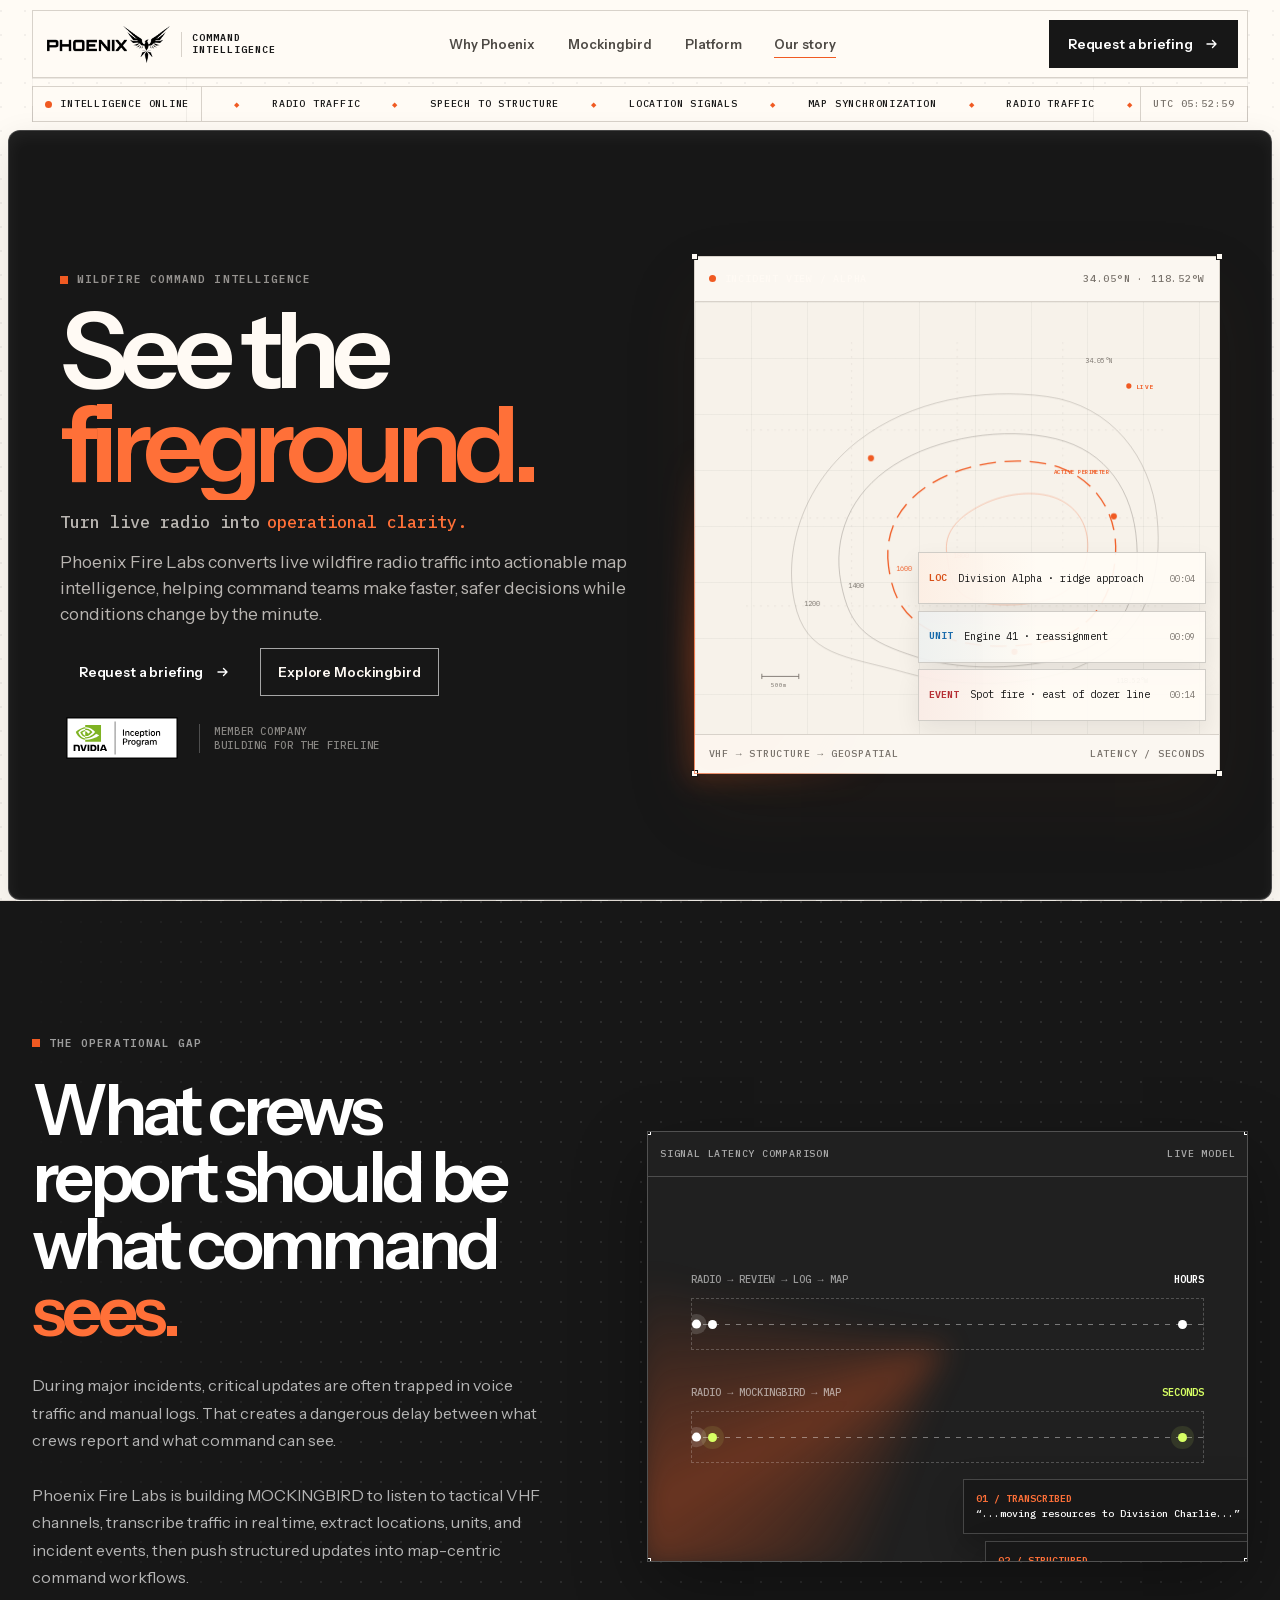
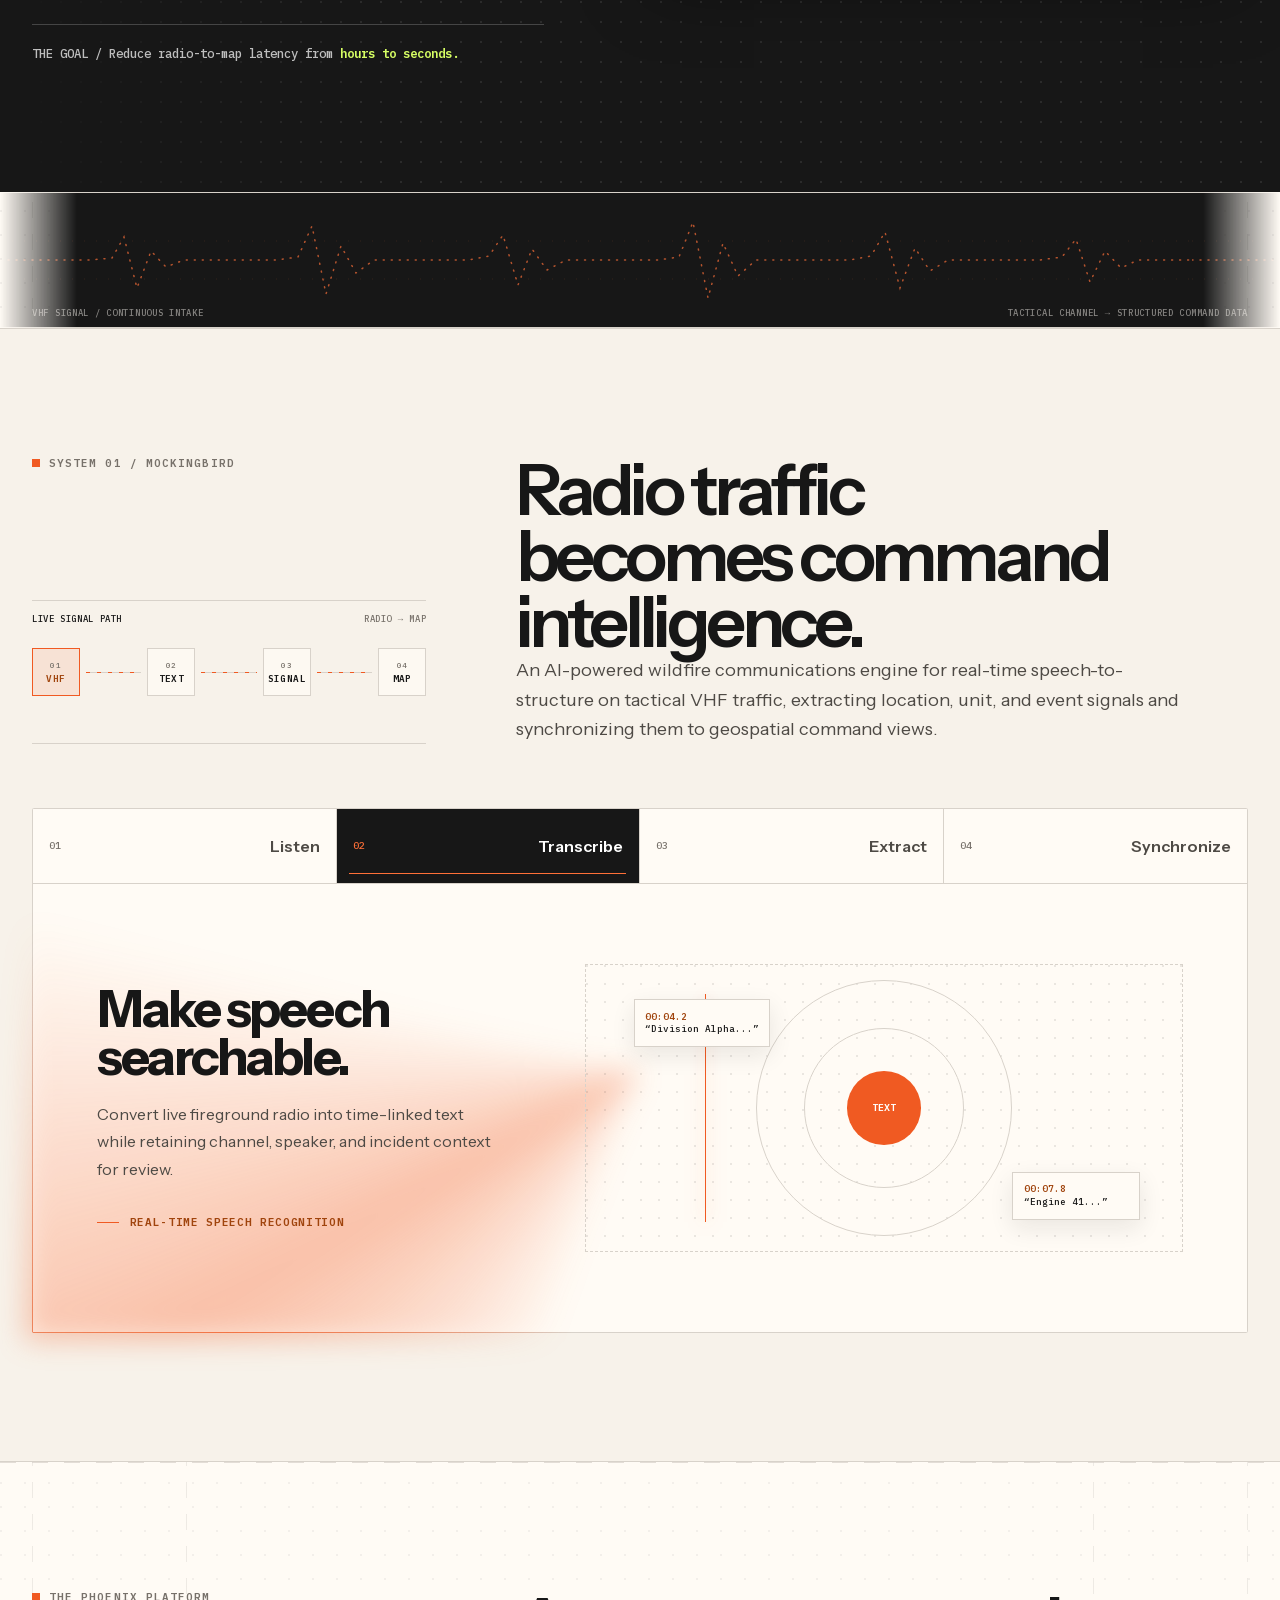
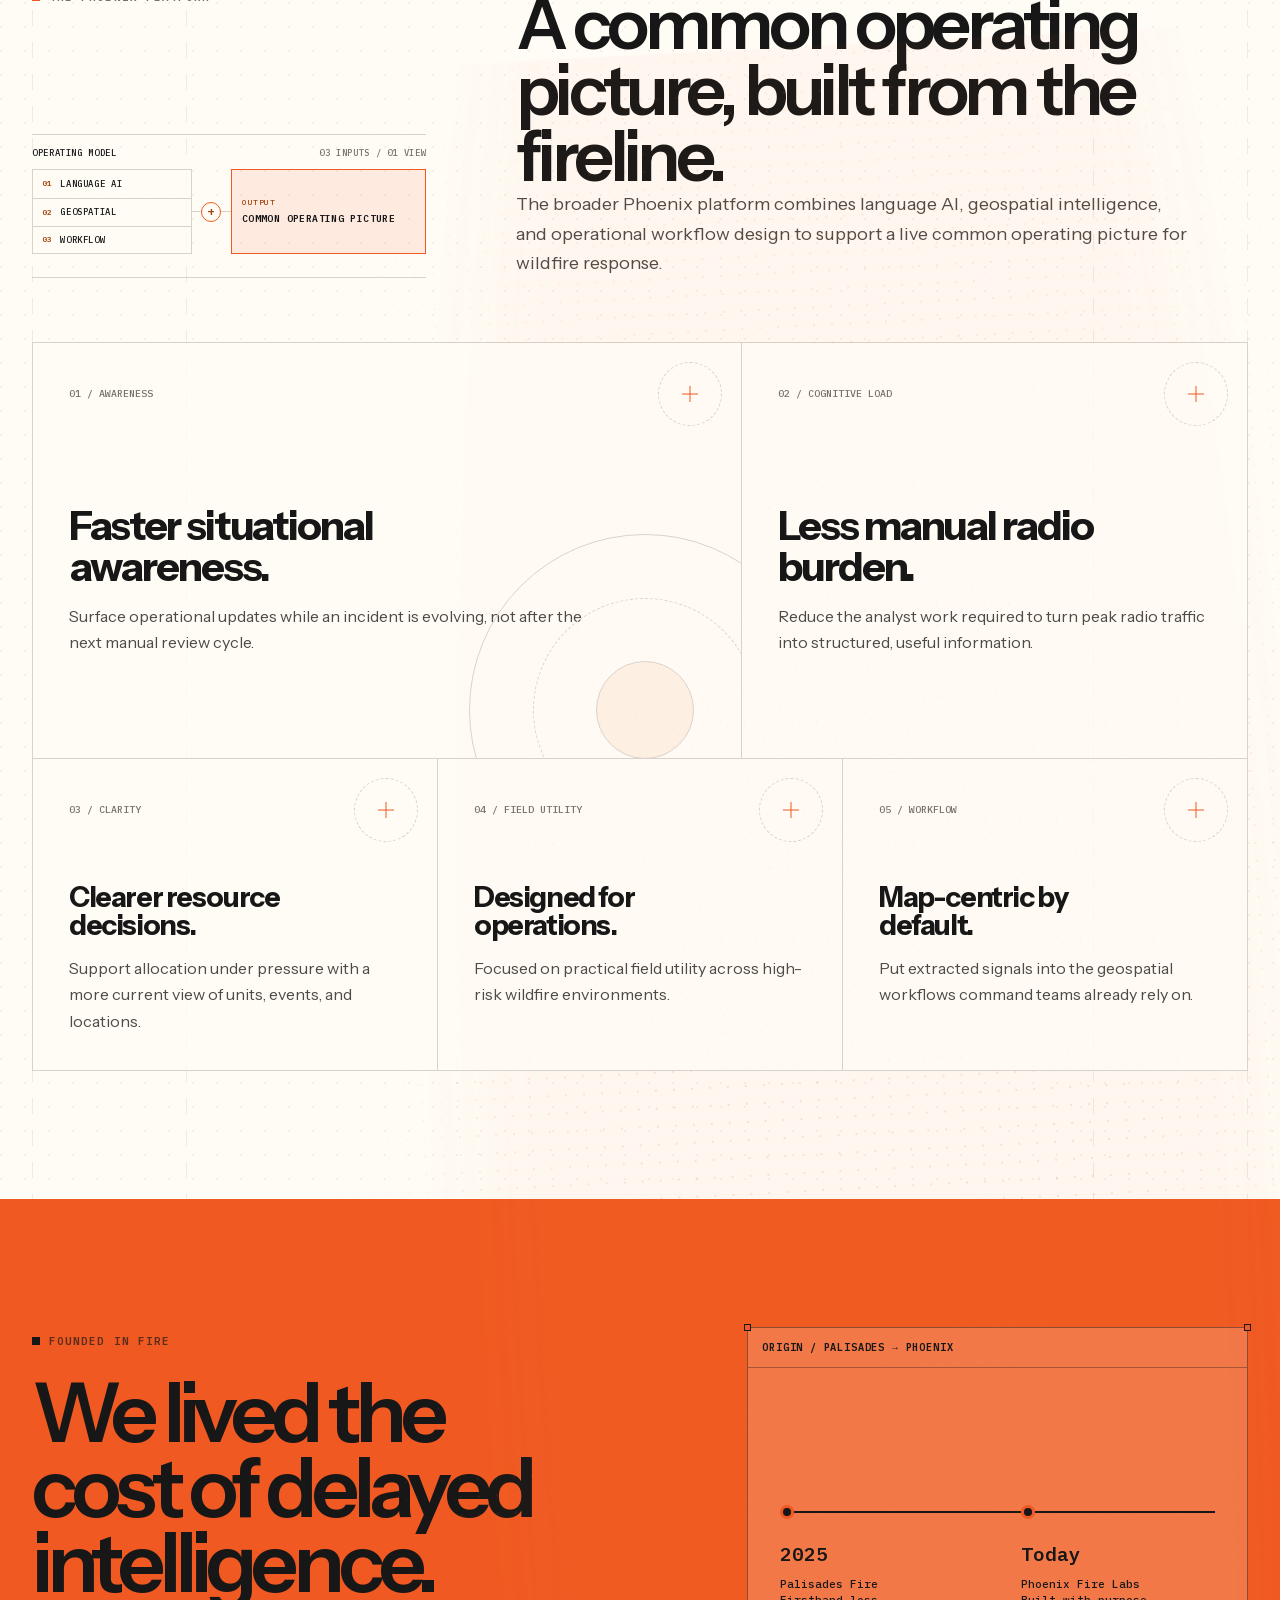
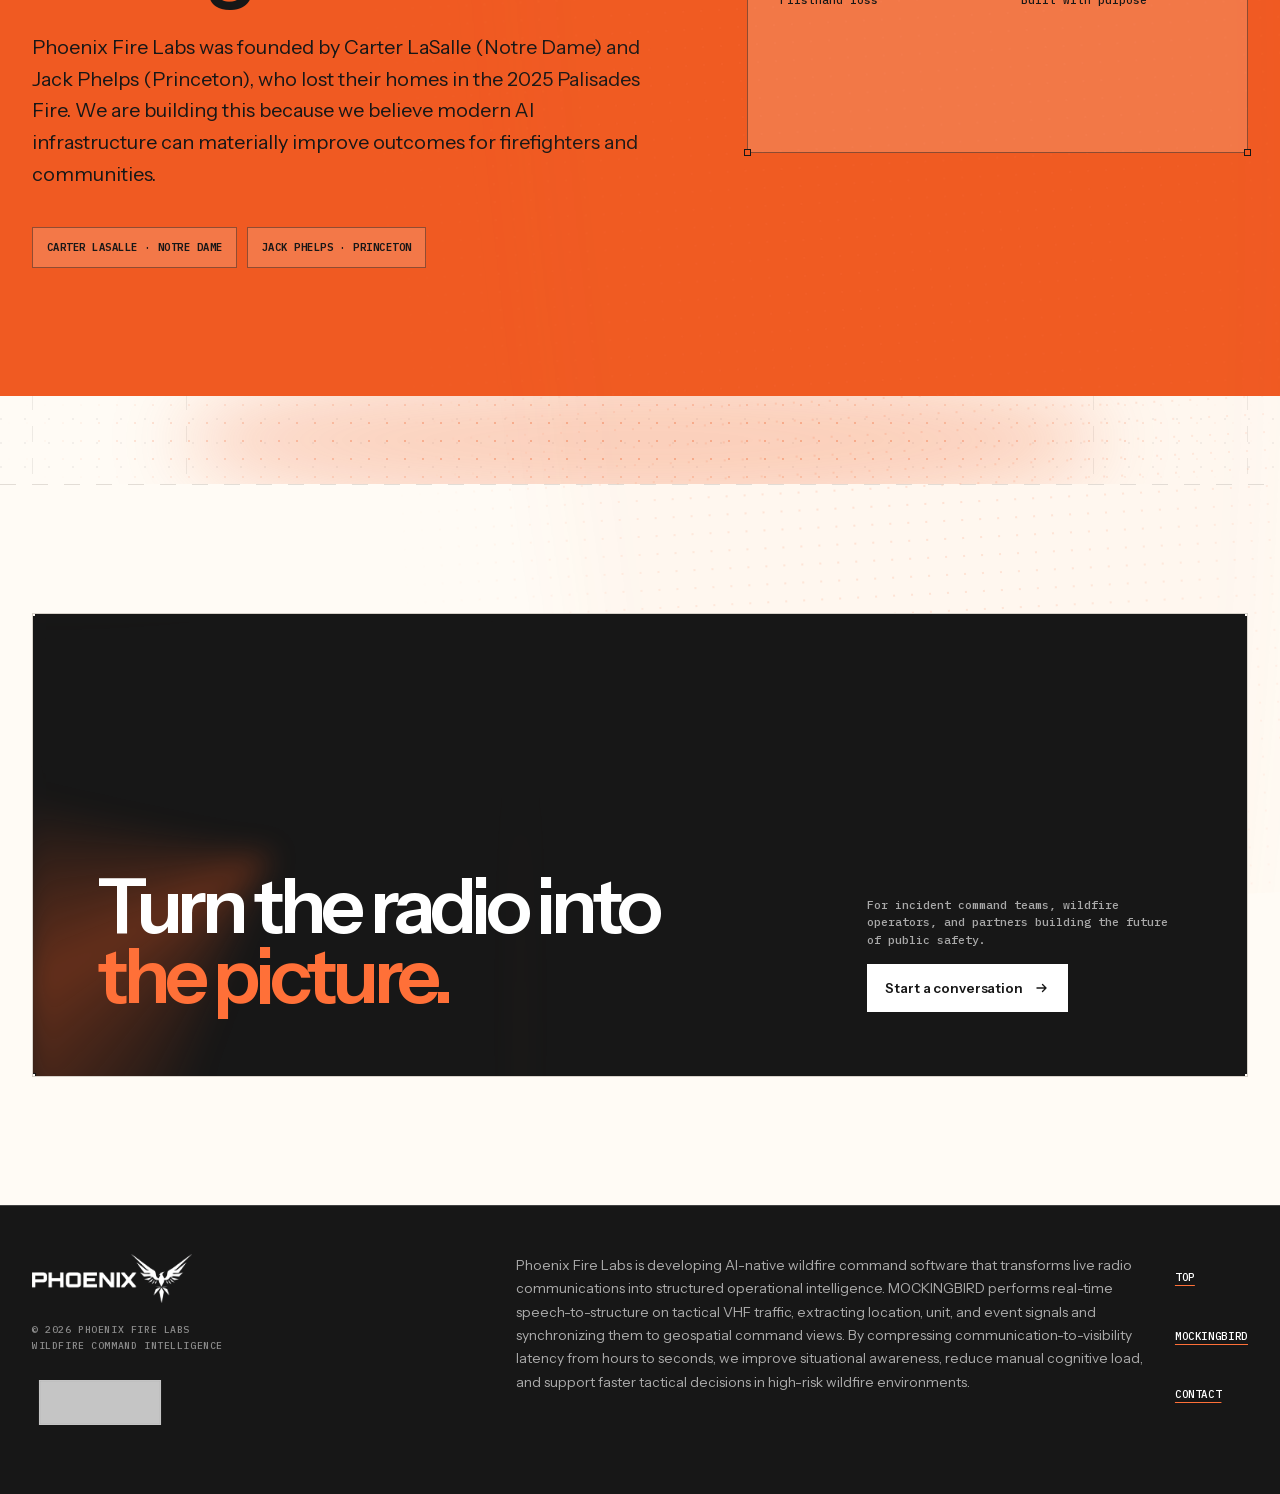
<file: index.html>
<!--
  Phoenix Fire Labs — Public Website
  Single-page company site for wildfire command intelligence.
  Update when: branding changes, new products launch, team grows, domain/contact info changes.
-->
<!DOCTYPE html>
<html lang="en">
<head>
  <meta charset="UTF-8">
  <meta name="viewport" content="width=device-width, initial-scale=1.0, viewport-fit=cover">
  <meta name="theme-color" content="#171717">
  <title>Phoenix Fire Labs — Real-Time Wildfire Intelligence</title>
  <meta name="description" content="Phoenix Fire Labs builds AI systems that convert live wildfire radio traffic into actionable map intelligence in seconds, helping command teams make faster, safer decisions.">
  <meta name="keywords" content="wildfire, intelligence, AI, command teams, mapping, fire maps, real-time fire tracking, Phoenix Fire Labs, firefighting technology">
  <meta name="author" content="Phoenix Fire Labs">
  <meta name="robots" content="index, follow">
  <meta property="og:type" content="website">
  <meta property="og:url" content="https://www.phoenixfirelabs.com/">
  <meta property="og:title" content="Phoenix Fire Labs — Real-Time Wildfire Intelligence">
  <meta property="og:description" content="Phoenix Fire Labs builds AI systems that convert live wildfire radio traffic into actionable map intelligence in seconds, helping command teams make faster, safer decisions.">
  <meta property="og:image" content="https://www.phoenixfirelabs.com/og-image.jpg">
  <meta name="twitter:card" content="summary_large_image">
  <meta name="twitter:url" content="https://www.phoenixfirelabs.com/">
  <meta name="twitter:title" content="Phoenix Fire Labs — Real-Time Wildfire Intelligence">
  <meta name="twitter:description" content="Phoenix Fire Labs builds AI systems that convert live wildfire radio traffic into actionable map intelligence in seconds, helping command teams make faster, safer decisions.">
  <meta name="twitter:image" content="https://www.phoenixfirelabs.com/twitter-image.jpg">
  <link rel="canonical" href="https://www.phoenixfirelabs.com/">
  <link rel="icon" href="/favicon.ico" sizes="any">
  <link rel="icon" href="/apple-touch-icon.png" type="image/png" sizes="180x180">
  <link rel="apple-touch-icon" href="/apple-touch-icon.png">
  <style>

    *, *::before, *::after { box-sizing: border-box; }
    * { margin: 0; }

    html {
      background: var(--paper);
      color-scheme: light;
      scroll-behavior: smooth;
      scroll-padding-top: 7rem;
      -webkit-font-smoothing: antialiased;
      text-rendering: optimizeLegibility;
    }

    body {
      min-width: 20rem;
      background:
        radial-gradient(circle at 1px 1px, rgba(23, 23, 23, 0.05) 1px, transparent 0) 0 0 / 24px 24px,
        var(--paper);
      color: var(--ink);
      font-family: var(--font-sans);
      font-size: 1rem;
      line-height: 1.5;
      overflow-x: clip;
    }

    body.menu-open { overflow: hidden; }
    a { color: inherit; }
    img, svg { display: block; max-width: 100%; }
    button, input { font: inherit; }
    button { color: inherit; }

    ::selection { background: var(--ember); color: #fff; }

    :focus-visible {
      outline: 3px solid var(--ember-bright);
      outline-offset: 3px;
    }

    .skip-link {
      position: fixed;
      top: 0.75rem;
      left: 0.75rem;
      z-index: 1000;
      padding: 0.75rem 1rem;
      background: var(--ink);
      color: #fff;
      font: 600 0.75rem/1 var(--font-mono);
      text-decoration: none;
      transform: translateY(-160%);
      transition: transform 160ms var(--ease-fast);
    }

    .skip-link:focus { transform: translateY(0); }

    .sr-only {
      position: absolute;
      width: 1px;
      height: 1px;
      padding: 0;
      margin: -1px;
      overflow: hidden;
      clip: rect(0, 0, 0, 0);
      white-space: nowrap;
      border: 0;
    }

    .shell {
      width: min(100%, var(--max-width));
      margin-inline: auto;
      padding-inline: var(--page-gutter);
    }

    .registration-box {
      position: relative;
      border: 1px solid var(--line);
      background: rgba(255, 251, 245, 0.82);
    }

    .registration-box > .corner {
      position: absolute;
      z-index: 4;
      width: 7px;
      height: 7px;
      background: var(--paper);
      border: 1px solid var(--ink);
      pointer-events: none;
    }

    .corner.tl { top: -4px; left: -4px; }
    .corner.tr { top: -4px; right: -4px; }
    .corner.bl { bottom: -4px; left: -4px; }
    .corner.br { right: -4px; bottom: -4px; }

    .mono-label {
      display: inline-flex;
      align-items: center;
      gap: 0.55rem;
      color: var(--ink-faint);
      font: 600 0.68rem/1.2 var(--font-mono);
      letter-spacing: 0.1em;
      text-transform: uppercase;
    }

    .mono-label::before {
      width: 0.5rem;
      height: 0.5rem;
      background: var(--ember);
      content: '';
    }

    .button {
      min-height: 3rem;
      display: inline-flex;
      align-items: center;
      justify-content: center;
      gap: 0.7rem;
      padding: 0.8rem 1.1rem;
      border: 1px solid var(--ink);
      background: var(--ink);
      color: #fff;
      font-size: 0.84rem;
      font-weight: 600;
      letter-spacing: -0.01em;
      text-decoration: none;
      transition: background-color 160ms ease, color 160ms ease, border-color 160ms ease, transform 160ms var(--ease-fast);
    }

    .button svg { width: 1rem; transition: transform 160ms var(--ease-fast); }
    html[data-can-hover] .button:hover, .button:focus-visible { background: var(--ember); border-color: var(--ember); color: var(--ink); }
    html[data-can-hover] .button:hover svg, .button:focus-visible svg { transform: translateX(3px); }
    .button:active { transform: translateY(1px) scale(0.98); }
    .button.secondary { background: transparent; color: var(--ink); }
    html[data-can-hover] .button.secondary:hover, .button.secondary:focus-visible { background: var(--ink); color: #fff; }
    .button.light { border-color: #fff; background: #fff; color: var(--ink); }
    html[data-can-hover] .button.light:hover, .button.light:focus-visible { border-color: var(--ember-bright); background: var(--ember-bright); color: var(--ink); }

    /* Floating navigation */
    .site-header {
      position: sticky;
      top: 0.65rem;
      z-index: 100;
      width: calc(100% - (var(--page-gutter) * 2));
      max-width: calc(var(--max-width) - (var(--page-gutter) * 2));
      min-height: 4.25rem;
      margin: 0.65rem auto 0;
      padding: 0.55rem 0.55rem 0.55rem 0.9rem;
      display: grid;
      grid-template-columns: 1fr auto 1fr;
      align-items: center;
      border: 1px solid var(--line);
      background: rgba(255, 251, 245, 0.9);
      box-shadow: 0 1px 0 rgba(23, 23, 23, 0.08);
      backdrop-filter: blur(18px);
      -webkit-backdrop-filter: blur(18px);
      transition: box-shadow 200ms ease, transform 200ms var(--ease-fast), background-color 200ms ease;
    }

    .site-header.is-scrolled {
      background: rgba(255, 251, 245, 0.97);
      box-shadow: 0 12px 30px rgba(23, 23, 23, 0.1);
    }

    .logo {
      width: max-content;
      min-height: 2.9rem;
      display: flex;
      align-items: center;
      gap: 0.65rem;
      text-decoration: none;
    }

    .logo-img { width: auto; height: 2.35rem; }

    .logo-sub {
      padding-left: 0.65rem;
      border-left: 1px solid var(--line);
      font: 600 0.62rem/1.25 var(--font-mono);
      letter-spacing: 0.1em;
      text-transform: uppercase;
    }

    .desktop-nav { display: flex; align-items: center; gap: 0.25rem; }

    .desktop-nav a {
      min-height: 2.75rem;
      display: inline-flex;
      align-items: center;
      padding: 0 0.9rem;
      color: var(--ink-soft);
      font-size: 0.81rem;
      font-weight: 600;
      text-decoration: none;
      position: relative;
    }

    .desktop-nav a::after {
      position: absolute;
      right: 0.9rem;
      bottom: 0.55rem;
      left: 0.9rem;
      height: 1px;
      background: var(--ember);
      content: '';
      transform: scaleX(0);
      transform-origin: left;
      transition: transform 180ms var(--ease-fast);
    }

    html[data-can-hover] .desktop-nav a:hover::after,
    .desktop-nav a:focus-visible::after,
    .desktop-nav a[aria-current="true"]::after { transform: scaleX(1); }

    .header-actions { display: flex; justify-content: flex-end; align-items: center; }
    .header-cta { min-height: 3rem; }

    .menu-toggle {
      width: 3rem;
      height: 3rem;
      display: none;
      align-items: center;
      justify-content: center;
      border: 1px solid var(--ink);
      background: transparent;
      cursor: pointer;
    }

    .menu-toggle-lines { width: 1.15rem; display: grid; gap: 5px; }
    .menu-toggle-lines span { height: 1px; background: currentColor; transition: transform 180ms var(--ease-fast), opacity 160ms ease; }
    .menu-toggle[aria-expanded="true"] .menu-toggle-lines span:first-child { transform: translateY(3px) rotate(45deg); }
    .menu-toggle[aria-expanded="true"] .menu-toggle-lines span:last-child { transform: translateY(-3px) rotate(-45deg); }

    .mobile-menu {
      position: fixed;
      top: 5.5rem;
      right: var(--page-gutter);
      left: var(--page-gutter);
      z-index: 90;
      padding: 0.7rem;
      border: 1px solid var(--ink);
      background: var(--paper);
      box-shadow: 0 18px 60px rgba(23, 23, 23, 0.18);
      opacity: 0;
      pointer-events: none;
      transform: translateY(-12px) scale(0.985);
      transform-origin: top;
      transition: opacity 180ms ease, transform 260ms var(--ease-out);
    }

    .mobile-menu.is-open { opacity: 1; pointer-events: auto; transform: none; }
    .mobile-menu a {
      min-height: 3.5rem;
      display: flex;
      align-items: center;
      justify-content: space-between;
      padding: 0.5rem 0.75rem;
      border-bottom: 1px solid var(--line);
      font-size: clamp(1.2rem, 5vw, 1.75rem);
      font-weight: 600;
      letter-spacing: -0.03em;
      text-decoration: none;
    }
    .mobile-menu a:last-child { border-bottom: 0; background: var(--ember); }
    .mobile-menu a span { font: 500 0.65rem/1 var(--font-mono); letter-spacing: 0.08em; }

    /* Status ribbon */
    .status-strip {
      width: calc(100% - (var(--page-gutter) * 2));
      max-width: calc(var(--max-width) - (var(--page-gutter) * 2));
      min-height: 2.25rem;
      margin: 0.5rem auto 0;
      display: grid;
      grid-template-columns: auto minmax(0, 1fr) auto;
      align-items: center;
      border: 1px solid var(--line);
      background: var(--paper);
      font: 500 0.62rem/1 var(--font-mono);
      letter-spacing: 0.08em;
      text-transform: uppercase;
      overflow: hidden;
    }

    .status-live,
    .status-time { padding: 0.75rem; white-space: nowrap; }
    .status-live { display: flex; align-items: center; gap: 0.5rem; border-right: 1px solid var(--line); }
    .status-time { border-left: 1px solid var(--line); color: var(--ink-faint); }
    .live-signal { width: 0.45rem; height: 0.45rem; background: var(--ember); border-radius: 50%; animation: signalPulse 2s ease-in-out infinite; }

    .ticker { overflow: hidden; }
    .ticker-track {
      width: max-content;
      display: flex;
      align-items: center;
      gap: 2rem;
      padding-left: 2rem;
      white-space: nowrap;
      animation: tickerMove 44s linear infinite;
    }
    .ticker-track span::before { content: '◆'; margin-right: 2rem; color: var(--ember); font-size: 0.45rem; }

    /* Hero */
    .hero {
      min-height: min(51rem, calc(100svh - 7rem));
      display: grid;
      grid-template-columns: minmax(0, 1.04fr) minmax(26rem, 0.96fr);
      gap: clamp(2.25rem, 5vw, 5.5rem);
      align-items: center;
      padding-top: clamp(4.5rem, 8vw, 7.5rem);
      padding-bottom: clamp(4.5rem, 8vw, 7rem);
    }

    .hero-copy { position: relative; z-index: 2; }
    .hero-eyebrow { margin-bottom: clamp(1.5rem, 3vw, 2.25rem); opacity: 0; animation: heroIn 700ms var(--ease-out) 100ms forwards; }

    .hero-title {
      max-width: 10ch;
      font-size: clamp(4rem, 7.9vw, 7.8rem);
      font-weight: 600;
      line-height: 0.88;
      letter-spacing: -0.075em;
      text-wrap: balance;
    }

    .hero-title-line { display: block; overflow: hidden; padding-bottom: 0.08em; margin-bottom: -0.08em; }
    .hero-title-line > span { display: block; opacity: 0; transform: translateY(105%); animation: titleReveal 900ms var(--ease-out) forwards; }
    .hero-title-line:nth-child(1) > span { animation-delay: 180ms; }
    .hero-title-line:nth-child(2) > span { animation-delay: 300ms; color: var(--ember); }

    .rotator-wrap {
      min-height: 2.1rem;
      margin-top: clamp(1.5rem, 3vw, 2.25rem);
      display: flex;
      align-items: baseline;
      flex-wrap: wrap;
      gap: 0.45rem;
      color: var(--ink-soft);
      font: 500 clamp(0.9rem, 1.4vw, 1.05rem)/1.5 var(--font-mono);
      opacity: 0;
      animation: heroIn 700ms var(--ease-out) 560ms forwards;
    }

    .rotator {
      display: inline-grid;
      overflow: hidden;
      color: var(--ember-dark);
    }

    .rotator-word {
      grid-area: 1 / 1;
    }

    .rotator-word.is-exiting { animation: wordOut 180ms ease forwards; }
    .rotator-word.is-entering { animation: wordIn 420ms var(--ease-out) forwards; }

    .hero-sub {
      max-width: 37rem;
      margin-top: clamp(1.2rem, 2.2vw, 1.75rem);
      color: var(--ink-soft);
      font-size: clamp(1rem, 1.35vw, 1.15rem);
      line-height: 1.65;
      opacity: 0;
      animation: heroIn 700ms var(--ease-out) 660ms forwards;
    }

    .hero-actions {
      margin-top: clamp(1.75rem, 3.5vw, 2.6rem);
      display: flex;
      flex-wrap: wrap;
      gap: 0.65rem;
      opacity: 0;
      animation: heroIn 700ms var(--ease-out) 740ms forwards;
    }

    .hero-proof {
      margin-top: 1.5rem;
      display: flex;
      align-items: center;
      gap: 0.9rem;
      color: var(--ink-faint);
      font: 500 0.66rem/1.35 var(--font-mono);
      text-transform: uppercase;
      letter-spacing: 0.06em;
      opacity: 0;
      animation: heroIn 700ms var(--ease-out) 820ms forwards;
    }

    .hero-proof img { width: 7.75rem; height: auto; filter: saturate(0.78); }
    .hero-proof-divider { width: 1px; height: 1.8rem; background: var(--line); }

    .map-console {
      position: relative;
      opacity: 0;
      transform: scale(0.97) translateY(12px);
      animation: consoleIn 1100ms var(--ease-out) 260ms forwards;
      box-shadow: 0 32px 70px rgba(79, 46, 25, 0.12);
    }

    .console-toolbar,
    .console-footer {
      min-height: 2.8rem;
      display: flex;
      align-items: center;
      justify-content: space-between;
      gap: 0.75rem;
      padding: 0.65rem 0.85rem;
      border-bottom: 1px solid var(--line);
      background: rgba(255, 251, 245, 0.92);
      font: 500 0.62rem/1.2 var(--font-mono);
      letter-spacing: 0.08em;
      text-transform: uppercase;
    }

    .console-footer { min-height: 2.45rem; border-top: 1px solid var(--line); border-bottom: 0; color: var(--ink-faint); }
    .console-title { display: inline-flex; align-items: center; gap: 0.55rem; }
    .console-title::before { width: 0.45rem; height: 0.45rem; background: var(--ember); border-radius: 50%; content: ''; animation: signalPulse 2s ease-in-out infinite; }
    .console-meta { color: var(--ink-faint); }

    .map-stage {
      position: relative;
      min-height: 31rem;
      display: grid;
      place-items: center;
      overflow: hidden;
      background:
        linear-gradient(rgba(23, 23, 23, 0.045) 1px, transparent 1px),
        linear-gradient(90deg, rgba(23, 23, 23, 0.045) 1px, transparent 1px),
        var(--paper-2);
      background-size: 3.5rem 3.5rem;
    }

    .hero-map { width: min(94%, 35rem); height: auto; }
    .map-grid, .map-labels, .map-coords, .map-scale { opacity: 0; animation: fadeOnly 700ms ease 1.25s forwards; }
    .contour { fill: none; stroke-dasharray: 1; stroke-dashoffset: 1; }
    .c1 { animation: drawPath 1.6s var(--ease-out) 650ms forwards; }
    .c2 { animation: drawPath 1.4s var(--ease-out) 850ms forwards; }
    .c-fire-draw { animation: drawPath 1.2s var(--ease-out) 1s forwards, fadeOut 200ms ease 2.2s forwards; }
    .c-fire-dash { fill: none; stroke-dasharray: 0.025 0.013; opacity: 0; animation: fadeOnly 200ms ease 2.1s forwards, fireDash 2s linear 2.1s infinite; }
    .c4 { animation: drawPath 1s var(--ease-out) 1.15s forwards; }
    .live-dot, .pulse-node { animation: signalPulse 2s ease-in-out infinite; }
    .data-point { opacity: 0; transform-box: fill-box; transform-origin: center; animation: pointPop 500ms var(--ease-out) forwards; }
    .dp1 { animation-delay: 1.4s; }
    .dp2 { animation-delay: 1.55s; }
    .dp3 { animation-delay: 1.7s; }
    .point-ring { transform-box: fill-box; transform-origin: center; animation: ringPulse 3s ease-out infinite; }

    .incident-feed {
      position: absolute;
      right: 0.8rem;
      bottom: 0.8rem;
      width: min(18rem, calc(100% - 1.6rem));
      display: grid;
      gap: 0.4rem;
    }

    .incident-card {
      min-height: 3.65rem;
      padding: 0.65rem 0.75rem;
      display: grid;
      grid-template-columns: auto 1fr auto;
      align-items: center;
      gap: 0.65rem;
      border: 1px solid rgba(23, 23, 23, 0.2);
      background: rgba(255, 251, 245, 0.94);
      box-shadow: 0 10px 25px rgba(23, 23, 23, 0.08);
      font-family: var(--font-mono);
      opacity: 0;
      transform: translateY(-18px);
      filter: blur(3px);
      animation: feedIn 700ms var(--ease-out) forwards;
    }

    .incident-card:nth-child(1) { animation-delay: 1.6s; }
    .incident-card:nth-child(2) { animation-delay: 1.82s; }
    .incident-card:nth-child(3) { animation-delay: 2.04s; }
    .feed-code { color: var(--ember-dark); font-size: 0.62rem; font-weight: 600; }
    .feed-message { color: var(--ink); font-size: 0.64rem; line-height: 1.35; }
    .feed-time { color: var(--ink-faint); font-size: 0.56rem; }

    /* Section framing */
    .section { padding-block: var(--section-space); }
    .section-header { display: grid; grid-template-columns: 0.7fr 1.3fr; gap: clamp(2rem, 7vw, 8rem); align-items: stretch; margin-bottom: clamp(2.5rem, 5vw, 4.5rem); }
    .section-title { max-width: 13ch; font-size: clamp(2.65rem, 5.5vw, 5.7rem); font-weight: 600; line-height: 0.94; letter-spacing: -0.065em; }
    .section-intro { max-width: 42rem; color: var(--ink-soft); font-size: clamp(1rem, 1.4vw, 1.15rem); line-height: 1.65; }
    .section-kicker { min-width: 0; display: flex; flex-direction: column; justify-content: space-between; gap: 2rem; }
    .section-schematic {
      min-height: 9rem;
      padding-block: 0.8rem;
      position: relative;
      overflow: hidden;
      border-top: 1px solid var(--line);
      border-bottom: 1px solid var(--line);
      color: var(--ink-faint);
      font: 500 0.56rem/1.2 var(--font-mono);
      letter-spacing: 0.07em;
      text-transform: uppercase;
    }
    .schematic-meta { display: flex; align-items: center; justify-content: space-between; gap: 1rem; }
    .schematic-meta span:first-child { color: var(--ink); }
    .signal-route {
      min-height: 6rem;
      display: grid;
      grid-template-columns: auto 1fr auto 1fr auto 1fr auto;
      align-items: center;
      gap: 0.38rem;
    }
    .route-node {
      width: 3rem;
      height: 3rem;
      display: grid;
      place-content: center;
      gap: 0.16rem;
      border: 1px solid var(--line);
      background: rgba(255, 251, 245, 0.76);
      text-align: center;
    }
    .route-node span { color: var(--ink-faint); font-size: 0.48rem; }
    .route-node strong { color: var(--ink); font-size: 0.58rem; letter-spacing: 0.04em; }
    .route-node.is-live { border-color: var(--ember); background: var(--ember-faint); }
    .route-node.is-live strong { color: var(--ember-dark); }
    .route-link { height: 1px; position: relative; overflow: hidden; background: var(--line); }
    .route-link::after {
      position: absolute;
      inset: 0 -11px 0 0;
      background: repeating-linear-gradient(90deg, var(--ember) 0 4px, transparent 4px 11px);
      content: '';
      animation: dashTrack 2s linear infinite;
    }
    .platform-flow { min-height: 6rem; display: grid; grid-template-columns: minmax(0, 0.9fr) 2.4rem minmax(0, 1.1fr); align-items: stretch; padding-top: 0.7rem; }
    .platform-inputs { display: grid; grid-template-rows: repeat(3, 1fr); border: 1px solid var(--line); background: rgba(255, 251, 245, 0.76); }
    .platform-input { display: flex; align-items: center; gap: 0.45rem; padding-inline: 0.55rem; color: var(--ink); }
    .platform-input + .platform-input { border-top: 1px solid var(--line); }
    .platform-input b { color: var(--ember-dark); font-size: 0.5rem; }
    .platform-merge { position: relative; display: grid; place-items: center; color: var(--ember-dark); font-size: 0.8rem; }
    .platform-merge::before { width: 100%; height: 1px; position: absolute; background: var(--line); content: ''; }
    .platform-merge span { position: relative; z-index: 1; width: 1.25rem; height: 1.25rem; display: grid; place-items: center; border: 1px solid var(--ember); border-radius: 50%; background: var(--paper); }
    .platform-output { display: grid; align-content: center; gap: 0.35rem; padding: 0.65rem; border: 1px solid var(--ember); background: var(--ember-faint); }
    .platform-output span { color: var(--ember-dark); font-size: 0.48rem; }
    .platform-output strong { color: var(--ink); font-size: 0.6rem; line-height: 1.35; letter-spacing: 0.04em; }

    .reveal {
      opacity: 0;
      transform: translateY(18px);
      filter: blur(3px);
      transition: opacity 700ms var(--ease-out), transform 700ms var(--ease-out), filter 700ms var(--ease-out);
      transition-delay: calc(var(--delay, 0) * 80ms);
    }
    .reveal.is-visible { opacity: 1; transform: none; filter: none; }

    /* Problem / latency */
    .problem {
      position: relative;
      background: var(--ink);
      color: #fff;
      overflow: hidden;
    }

    .problem::before {
      position: absolute;
      inset: 0;
      background: radial-gradient(circle at 1px 1px, rgba(255, 255, 255, 0.09) 1px, transparent 0) 0 0 / 20px 20px;
      mask-image: linear-gradient(90deg, transparent, #000 30%, #000);
      content: '';
      pointer-events: none;
    }

    .problem-grid {
      position: relative;
      display: grid;
      grid-template-columns: minmax(0, 0.92fr) minmax(25rem, 1.08fr);
      gap: clamp(3rem, 8vw, 8rem);
      align-items: center;
    }

    .problem .mono-label { color: rgba(255, 255, 255, 0.58); }
    .problem-title { max-width: 12ch; margin-top: 1.5rem; font-size: clamp(2.8rem, 5.5vw, 5.5rem); font-weight: 600; line-height: 0.95; letter-spacing: -0.065em; }
    .problem-title em { color: var(--ember-bright); font-style: normal; }
    .problem-copy { max-width: 38rem; margin-top: 1.7rem; color: rgba(255, 255, 255, 0.68); font-size: 1rem; line-height: 1.72; }
    .problem-goal { margin-top: 2rem; padding-top: 1.2rem; border-top: 1px solid var(--line-dark); font: 500 0.77rem/1.6 var(--font-mono); color: rgba(255, 255, 255, 0.72); }
    .problem-goal strong { color: var(--signal); font-weight: 600; }

    .latency-console { border-color: rgba(255, 255, 255, 0.22); background: #202020; box-shadow: 0 26px 70px rgba(0, 0, 0, 0.32); }
    .latency-console .corner { background: var(--ink); border-color: #fff; }
    .latency-head { min-height: 2.8rem; display: flex; justify-content: space-between; align-items: center; padding: 0.75rem; border-bottom: 1px solid var(--line-dark); color: rgba(255,255,255,.62); font: 500 0.62rem/1 var(--font-mono); letter-spacing: .08em; text-transform: uppercase; }
    .latency-chart { min-height: 24rem; padding: clamp(1.5rem, 4vw, 2.7rem); display: grid; align-content: center; gap: 2.3rem; }
    .latency-row { display: grid; gap: 0.75rem; }
    .latency-label { display: flex; justify-content: space-between; gap: 1rem; color: rgba(255,255,255,.55); font: 500 0.64rem/1.2 var(--font-mono); text-transform: uppercase; }
    .latency-label strong { color: #fff; }
    .latency-label .fast { color: var(--signal); }
    .latency-track { position: relative; height: 3.25rem; display: flex; align-items: center; border: 1px dashed rgba(255,255,255,.22); overflow: hidden; }
    .latency-track::before { height: 1px; flex: 1; background: repeating-linear-gradient(90deg, rgba(255,255,255,.4) 0 5px, transparent 5px 11px); content: ''; animation: dashTrack 2s linear infinite; }
    .latency-track.slow::before { animation-duration: 20s; }
    .latency-node { position: absolute; top: 50%; width: 0.55rem; height: 0.55rem; margin-top: -0.275rem; background: #fff; border-radius: 50%; }
    .latency-node:first-of-type { left: 1rem; }
    .latency-node:last-of-type { right: 1rem; }
    .latency-track.fast .latency-node { background: var(--signal); box-shadow: 0 0 0 7px rgba(215,255,100,.1); }

    .radio-alerts { position: absolute; right: -1.2rem; bottom: -2.2rem; width: min(19rem, 68%); display: grid; gap: 0.45rem; pointer-events: none; }
    .radio-alert { padding: 0.75rem; border: 1px solid rgba(255,255,255,.2); background: rgba(23,23,23,.92); color: #fff; box-shadow: 0 14px 35px rgba(0,0,0,.25); font: 500 0.62rem/1.45 var(--font-mono); animation: alertFloat 8s ease-in-out infinite; }
    .radio-alert:nth-child(2) { margin-left: 1.4rem; animation-delay: -3s; animation-duration: 10s; }
    .radio-alert b { color: var(--ember-bright); font-weight: 600; }

    /* Mockingbird tabs */
    .mockingbird { background: var(--paper-2); border-block: 1px solid var(--line); }
    .product-tabs { border: 1px solid var(--line); background: var(--paper); }
    .tab-list { display: grid; grid-template-columns: repeat(4, 1fr); border-bottom: 1px solid var(--line); }
    .tab-button {
      min-height: 4.6rem;
      display: flex;
      align-items: center;
      justify-content: space-between;
      gap: 0.8rem;
      padding: 0.9rem 1rem;
      border: 0;
      border-right: 1px solid var(--line);
      background: transparent;
      color: var(--ink-soft);
      font-weight: 600;
      cursor: pointer;
      transition: background-color 160ms ease, color 160ms ease;
    }
    .tab-button:last-child { border-right: 0; }
    .tab-button span { color: var(--ink-faint); font: 500 0.62rem/1 var(--font-mono); }
    .tab-button[aria-selected="true"] { background: var(--ink); color: #fff; }
    .tab-button[aria-selected="true"] span { color: var(--ember-bright); }
    html[data-can-hover] .tab-button:hover:not([aria-selected="true"]), .tab-button:focus-visible:not([aria-selected="true"]) { background: rgba(240, 90, 34, 0.08); }

    .tab-panels { min-height: 28rem; position: relative; overflow: hidden; }
    .tab-panel { min-height: 28rem; display: none; grid-template-columns: minmax(0, 0.8fr) minmax(22rem, 1.2fr); gap: clamp(2rem, 7vw, 7rem); align-items: center; padding: clamp(2rem, 5vw, 4.5rem); }
    .tab-panel.is-active { display: grid; animation: panelIn 280ms var(--ease-out) both; }
    .tab-panel[hidden] { display: none; }
    .tab-copy h3 { max-width: 12ch; font-size: clamp(2rem, 4vw, 4rem); line-height: 0.95; letter-spacing: -0.055em; }
    .tab-copy p { max-width: 34rem; margin-top: 1.2rem; color: var(--ink-soft); line-height: 1.7; }
    .tab-stat { margin-top: 2rem; display: inline-flex; align-items: center; gap: 0.65rem; color: var(--ember-dark); font: 600 0.69rem/1.4 var(--font-mono); text-transform: uppercase; letter-spacing: 0.06em; }
    .tab-stat::before { width: 1.4rem; height: 1px; background: var(--ember); content: ''; }

    .signal-viz { min-height: 18rem; position: relative; display: grid; place-items: center; border: 1px dashed var(--line); background: radial-gradient(circle at 1px 1px, rgba(23,23,23,.09) 1px, transparent 0) 0 0 / 18px 18px; overflow: hidden; }
    .signal-viz::before, .signal-viz::after { position: absolute; top: 50%; left: 50%; border: 1px solid var(--line); border-radius: 50%; content: ''; transform: translate(-50%, -50%); }
    .signal-viz::before { width: 10rem; height: 10rem; }
    .signal-viz::after { width: 16rem; height: 16rem; }
    .signal-core { position: relative; z-index: 2; width: 4.6rem; height: 4.6rem; display: grid; place-items: center; background: var(--ember); color: #fff; border-radius: 50%; font: 600 0.62rem/1 var(--font-mono); text-transform: uppercase; }
    .signal-wave { position: absolute; left: 6%; right: 6%; top: 50%; height: 3.7rem; margin-top: -1.85rem; display: flex; align-items: center; justify-content: space-between; gap: 3px; }
    .signal-wave i { width: 2px; height: calc(10px + (var(--h) * 2px)); max-height: 3.5rem; background: var(--ink); opacity: .26; animation: wavePulse 1.5s ease-in-out infinite alternate; animation-delay: calc(var(--h) * -70ms); }
    .signal-card { position: absolute; z-index: 3; min-width: 8rem; padding: 0.65rem; border: 1px solid var(--line); background: var(--paper); font: 500 0.58rem/1.35 var(--font-mono); box-shadow: 0 8px 24px rgba(23,23,23,.09); animation: cardOrbit 7s ease-in-out infinite; }
    .signal-card.one { top: 12%; left: 8%; }
    .signal-card.two { right: 7%; bottom: 11%; animation-delay: -3.4s; }
    .signal-card b { color: var(--ember-dark); font-weight: 600; }
    .scan-line { position: absolute; z-index: 1; top: 10%; bottom: 10%; left: 20%; width: 1px; background: var(--ember); box-shadow: 0 0 18px rgba(240,90,34,.6); animation: scanAcross 3.2s var(--ease-out) infinite; }

    /* Platform grid */
    .platform-grid { display: grid; grid-template-columns: repeat(12, 1fr); border-top: 1px solid var(--line); border-left: 1px solid var(--line); }
    .platform-card { min-height: 18rem; position: relative; padding: clamp(1.35rem, 3vw, 2.25rem); border-right: 1px solid var(--line); border-bottom: 1px solid var(--line); background: rgba(255,251,245,.78); overflow: hidden; transition: background-color 180ms ease, transform 220ms var(--ease-fast); }
    html[data-can-hover] .platform-card:hover, .platform-card:focus-visible { background: #fff; }
    .platform-card.large { grid-column: span 7; min-height: 26rem; }
    .platform-card.medium { grid-column: span 5; min-height: 26rem; }
    .platform-card.third { grid-column: span 4; }
    .card-index { color: var(--ink-faint); font: 500 0.62rem/1 var(--font-mono); }
    .platform-card h3 { max-width: 14ch; margin-top: clamp(4rem, 8vw, 7rem); font-size: clamp(1.7rem, 3.2vw, 3.25rem); line-height: 1; letter-spacing: -0.05em; }
    .platform-card.third h3 { margin-top: 4rem; font-size: clamp(1.5rem, 2.2vw, 2.3rem); }
    .platform-card p { max-width: 34rem; margin-top: 1rem; color: var(--ink-soft); line-height: 1.65; }
    .card-signal { position: absolute; top: 1.2rem; right: 1.2rem; width: 4rem; height: 4rem; border: 1px dashed var(--line); border-radius: 50%; }
    .card-signal::before, .card-signal::after { position: absolute; top: 50%; left: 50%; background: var(--ember); content: ''; transform: translate(-50%, -50%); }
    .card-signal::before { width: 1rem; height: 1px; }
    .card-signal::after { width: 1px; height: 1rem; }
    html[data-can-hover] .platform-card:hover .card-signal, .platform-card:focus-visible .card-signal { animation: rotateSignal 3s linear infinite; }
    .platform-orbit { position: absolute; right: -5rem; bottom: -8rem; width: 22rem; height: 22rem; border: 1px solid var(--line); border-radius: 50%; }
    .platform-orbit::before, .platform-orbit::after { position: absolute; inset: 18%; border: 1px dashed var(--line); border-radius: 50%; content: ''; animation: rotateSignal 20s linear infinite; }
    .platform-orbit::after { inset: 36%; border-style: solid; background: rgba(240,90,34,.08); animation-direction: reverse; animation-duration: 14s; }

    /* Founders */
    .story { background: var(--ember); color: var(--ink); }
    .story-grid { display: grid; grid-template-columns: minmax(0, 1.1fr) minmax(24rem, .9fr); gap: clamp(3rem, 8vw, 8rem); align-items: start; }
    .story .mono-label { color: rgba(23,23,23,.68); }
    .story .mono-label::before { background: var(--ink); }
    .story-title { max-width: 10ch; margin-top: 1.5rem; font-size: clamp(3.1rem, 6.5vw, 6.7rem); font-weight: 600; line-height: .9; letter-spacing: -.07em; }
    .story-copy { max-width: 41rem; margin-top: 2rem; font-size: clamp(1.05rem,1.55vw,1.25rem); line-height: 1.6; }
    .founders { margin-top: 2.25rem; display: flex; flex-wrap: wrap; gap: 0.6rem; }
    .founder { padding: 0.75rem 0.85rem; border: 1px solid rgba(23,23,23,.45); background: rgba(255,251,245,.18); font: 600 0.66rem/1.45 var(--font-mono); text-transform: uppercase; letter-spacing: .05em; }
    .story-timeline { border-color: rgba(23,23,23,.46); background: rgba(255,251,245,.18); }
    .story-timeline .corner { background: var(--ember); }
    .timeline-head { padding: 0.9rem; border-bottom: 1px solid rgba(23,23,23,.35); font: 600 .64rem/1 var(--font-mono); text-transform: uppercase; letter-spacing: .08em; }
    .timeline-body { min-height: 24rem; padding: 2rem; display: grid; align-content: center; }
    .timeline-line { height: 1px; position: relative; background: rgba(23,23,23,.45); }
    .timeline-line::after { position: absolute; inset: -1px 0 auto; height: 2px; background: var(--ink); content: ''; transform: scaleX(0); transform-origin: left; transition: transform 1.4s var(--ease-out); }
    .is-visible .timeline-line::after { transform: scaleX(1); }
    .timeline-events { margin-top: -0.5rem; display: grid; grid-template-columns: 1fr 1fr; gap: 3rem; }
    .timeline-event { position: relative; padding-top: 2.2rem; font: 500 0.68rem/1.5 var(--font-mono); }
    .timeline-event::before { position: absolute; top: 0; left: 0; width: 0.85rem; height: 0.85rem; border: 3px solid var(--ember); background: var(--ink); border-radius: 50%; content: ''; }
    .timeline-event strong { display: block; margin-bottom: .4rem; font-size: 1.2rem; }

    /* CTA + footer */
    .final-cta { background: var(--paper); }
    .cta-box { min-height: 29rem; display: grid; grid-template-columns: 1.4fr .6fr; gap: 2rem; align-items: end; padding: clamp(1.5rem, 5vw, 4.5rem); background: var(--ink); color: #fff; overflow: hidden; }
    .cta-box::before { position: absolute; top: -12rem; right: -10rem; width: 31rem; height: 31rem; border: 1px dashed rgba(255,255,255,.2); border-radius: 50%; content: ''; animation: rotateSignal 40s linear infinite; }
    .cta-title { max-width: 12ch; font-size: clamp(3rem, 6vw, 6.3rem); font-weight: 600; line-height: .92; letter-spacing: -.07em; }
    .cta-title span { color: var(--ember-bright); }
    .cta-action { position: relative; z-index: 2; display: grid; justify-items: start; gap: 1rem; }
    .cta-action p { color: rgba(255,255,255,.63); font: 500 .72rem/1.5 var(--font-mono); }

    .site-footer { background: var(--ink); color: #fff; border-top: 1px solid rgba(255,255,255,.18); }
    .footer-grid { min-height: 18rem; padding-block: 3rem; display: grid; grid-template-columns: .7fr 1.3fr; gap: clamp(2rem, 7vw, 8rem); align-items: start; }
    .footer-logo { width: 10rem; filter: invert(1); }
    .footer-meta { margin-top: 1.2rem; color: rgba(255,255,255,.5); font: 500 .61rem/1.6 var(--font-mono); text-transform: uppercase; letter-spacing: .06em; }
    .footer-right { display: grid; grid-template-columns: 1fr auto; gap: 2rem; }
    .footer-blurb { max-width: 48rem; color: rgba(255,255,255,.64); font-size: .86rem; line-height: 1.7; }
    .footer-links { display: grid; align-content: start; gap: .65rem; font: 500 .67rem/1.4 var(--font-mono); text-transform: uppercase; letter-spacing: .06em; }
    .footer-links a { text-decoration-color: var(--ember-bright); text-underline-offset: 4px; }
    .footer-nvidia { width: 8.5rem; margin-top: 1.25rem; filter: brightness(0) invert(1); opacity: .75; }

    /* Animation primitives */
    .is-paused *, .is-paused *::before, .is-paused *::after { animation-play-state: paused !important; }

    @keyframes heroIn { to { opacity: 1; transform: none; } }
    @keyframes titleReveal { to { opacity: 1; transform: none; } }
    @keyframes consoleIn { to { opacity: 1; transform: none; } }
    @keyframes wordOut { to { opacity: 0; transform: translateY(-70%); filter: blur(5px); } }
    @keyframes wordIn { from { opacity: 0; transform: translateY(70%); filter: blur(5px); } to { opacity: 1; transform: none; filter: none; } }
    @keyframes fadeOnly { to { opacity: 1; } }
    @keyframes fadeOut { to { opacity: 0; } }
    @keyframes drawPath { to { stroke-dashoffset: 0; } }
    @keyframes fireDash { to { stroke-dashoffset: -0.076; } }
    @keyframes pointPop { from { opacity: 0; transform: scale(0); } to { opacity: 1; transform: scale(1); } }
    @keyframes ringPulse { from { transform: scale(1); opacity: .5; } to { transform: scale(2.2); opacity: 0; } }
    @keyframes signalPulse { 0%, 100% { opacity: 1; transform: scale(1); } 50% { opacity: .3; transform: scale(.86); } }
    @keyframes feedIn { to { opacity: 1; transform: none; filter: none; } }
    @keyframes tickerMove { to { transform: translateX(-50%); } }
    @keyframes dashTrack { to { transform: translateX(-11px); } }
    @keyframes alertFloat { 0%, 100% { transform: translate3d(0, 0, 0); } 50% { transform: translate3d(-8px, -7px, 0); } }
    @keyframes panelIn { from { opacity: 0; transform: translateX(16px); } to { opacity: 1; transform: none; } }
    @keyframes wavePulse { from { transform: scaleY(.7); opacity: .2; } to { transform: scaleY(1.25); opacity: .6; } }
    @keyframes cardOrbit { 0%, 100% { transform: translateY(0); } 50% { transform: translateY(-9px); } }
    @keyframes scanAcross { 0% { transform: translateX(0); opacity: 0; } 15%, 85% { opacity: 1; } 100% { transform: translateX(20rem); opacity: 0; } }
    @keyframes rotateSignal { to { transform: rotate(360deg); } }


    /* Responsive */
    @media (max-width: 68rem) {
      .site-header { grid-template-columns: 1fr auto; }
      .desktop-nav, .header-cta { display: none; }
      .menu-toggle { display: flex; }
      .hero { grid-template-columns: minmax(0, 1fr) minmax(23rem, .85fr); gap: 2rem; }
      .hero-title { font-size: clamp(3.7rem, 7.8vw, 6.2rem); }
      .map-stage { min-height: 27rem; }
      .section-header { grid-template-columns: 1fr 1.4fr; }
    }
    @media (min-width: 56.01rem) and (max-height: 56.25rem) {
      .hero {
        min-height: calc(100svh - 8.125rem);
        padding-top: clamp(1.5rem, 4svh, 2.5rem);
        padding-bottom: clamp(1.5rem, 4svh, 2.5rem);
      }
      .hero-eyebrow { margin-bottom: clamp(0.9rem, 2svh, 1.35rem); }
      .hero-title { font-size: clamp(4rem, 12svh, 6.65rem); }
      .rotator-wrap { min-height: 1.6rem; margin-top: clamp(0.85rem, 2svh, 1.25rem); }
      .hero-sub { margin-top: clamp(0.7rem, 1.5svh, 1rem); line-height: 1.5; }
      .hero-actions { margin-top: clamp(1rem, 2.4svh, 1.5rem); }
      .hero-proof { margin-top: clamp(0.75rem, 1.7svh, 1.1rem); }
      .map-stage { min-height: clamp(18rem, 52svh, 27rem); }
      .hero-map { width: auto; max-width: 94%; height: min(42svh, 22rem); }
      .incident-card { min-height: 3.25rem; padding: 0.55rem 0.65rem; }
    }

    @media (max-width: 56rem) {
      .hero { min-height: auto; grid-template-columns: 1fr; padding-top: 4.5rem; }
      .hero-copy { max-width: 47rem; }
      .hero-title { max-width: 9ch; font-size: clamp(4rem, 12vw, 7rem); }
      .map-console { width: min(100%, 43rem); }
      .problem-grid, .story-grid { grid-template-columns: 1fr; }
      .problem-copy { max-width: 43rem; }
      .latency-console { width: min(100%, 44rem); }
      .radio-alerts { right: .8rem; bottom: -2rem; }
      .tab-panel { grid-template-columns: 1fr; }
      .platform-card.large, .platform-card.medium { grid-column: span 12; }
      .platform-card.third { grid-column: span 6; }
      .cta-box { grid-template-columns: 1fr; align-items: end; }
      .footer-grid { grid-template-columns: 1fr; }
    }

    @media (max-width: 44rem) {
      :root { --page-gutter: 0.75rem; --section-space: 4.75rem; }
      html { scroll-padding-top: 6rem; }
      .site-header { top: .5rem; min-height: 3.8rem; margin-top: .5rem; padding: .38rem .38rem .38rem .7rem; }
      .logo-img { height: 2rem; }
      .logo-sub { display: none; }
      .mobile-menu { top: 4.8rem; }
      .status-strip { grid-template-columns: auto minmax(0,1fr); }
      .status-time { display: none; }
      .status-live { padding-inline: .6rem; }
      .status-live > span:last-child { display: none; }
      .hero { padding-top: 3.8rem; padding-bottom: 4.5rem; }
      .hero-title { font-size: clamp(3.45rem, 17vw, 5.1rem); line-height: .9; }
      .rotator-wrap { min-height: 3.4rem; display: block; }
      .rotator { display: grid; margin-top: .18rem; }
      .hero-actions { display: grid; grid-template-columns: 1fr; }
      .hero-actions .button { width: 100%; }
      .hero-proof { align-items: flex-start; }
      .hero-proof img { width: 6.6rem; }
      .map-stage { min-height: 25rem; place-items: start center; }
      .hero-map { margin-top: .2rem; }
      .incident-feed { right: .5rem; bottom: .5rem; left: .5rem; width: auto; }
      .incident-card:nth-child(3) { display: none; }
      .console-meta { display: none; }
      .section-header { grid-template-columns: 1fr; gap: 1.2rem; }
      .section-kicker { display: block; }
      .section-schematic { display: none; }
      .section-title { font-size: clamp(2.8rem, 14vw, 4.7rem); }
      .problem-title, .story-title { font-size: clamp(3rem, 14vw, 5rem); }
      .problem-grid { gap: 3.5rem; }
      .latency-chart { min-height: 21rem; padding: 1.2rem; }
      .radio-alerts { position: static; width: 100%; padding: 0 1.2rem 1.2rem; }
      .radio-alert:nth-child(2) { margin-left: .8rem; }
      .tab-list { display: flex; overflow-x: auto; scroll-snap-type: x mandatory; scrollbar-width: none; }
      .tab-list::-webkit-scrollbar { display: none; }
      .tab-button { min-width: 9.5rem; min-height: 3.7rem; flex: 1 0 auto; scroll-snap-align: start; }
      .tab-panel, .tab-panel.is-active { min-height: auto; padding: 1.25rem; }
      .signal-viz { min-height: 16rem; }
      .signal-card { min-width: 7rem; }
      .platform-card.third { grid-column: span 12; }
      .platform-card, .platform-card.large, .platform-card.medium { min-height: 20rem; }
      .story-grid { gap: 3rem; }
      .timeline-body { min-height: 20rem; padding: 1.25rem; }
      .timeline-events { gap: 1rem; }
      .cta-box { min-height: 32rem; padding: 1.25rem; }
      .cta-title { font-size: clamp(3rem, 15vw, 5rem); }
      .cta-action .button { width: 100%; }
      .footer-right { grid-template-columns: 1fr; }
    }

    @media (max-width: 23rem) {
      .hero-title { font-size: 3.2rem; }
      .map-stage { min-height: 23rem; }
      .incident-card { grid-template-columns: auto 1fr; }
      .feed-time { display: none; }
    }

    @media (prefers-reduced-motion: reduce) {
      html { scroll-behavior: auto; }
      *, *::before, *::after { animation-duration: 0.01ms !important; animation-iteration-count: 1 !important; scroll-behavior: auto !important; transition-duration: 0.01ms !important; }
      .hero-eyebrow, .hero-title-line > span, .rotator-wrap, .hero-sub, .hero-actions, .hero-proof, .map-console, .map-grid, .map-labels, .map-coords, .map-scale, .data-point, .incident-card { opacity: 1; transform: none; filter: none; }
      .reveal { opacity: 1; transform: none; filter: none; }
      .c-fire-draw { opacity: 0; }
      .c-fire-dash { opacity: 1; }
      .contour { stroke-dashoffset: 0; }
      .point-ring { opacity: 0; }
      .ticker-track { transform: none; }
      .timeline-line::after { transform: scaleX(1); }
    }
  </style>
  <link rel="preload" href="/assets/fonts/instrument-sans-variable.woff2" as="font" type="font/woff2" crossorigin>
  <link rel="preload" href="/assets/fonts/ibm-plex-mono-400.woff2" as="font" type="font/woff2" crossorigin>
  <link rel="stylesheet" href="/phoenix.css">
</head>
<body>
  <div class="fireline-rails" aria-hidden="true"><span></span><span></span><span></span><span></span></div>
  <a class="skip-link" href="#main">Skip to content</a>

  <header class="site-header" data-site-header>
    <a href="/" class="logo" aria-label="Phoenix Fire Labs home">
      <img src="allblack.png" alt="Phoenix Fire Labs" class="logo-img">
      <span class="logo-sub">Command<br>Intelligence</span>
    </a>
    <nav class="desktop-nav" aria-label="Primary navigation">
      <a href="#problem" data-nav-link>Why Phoenix</a>
      <a href="#mockingbird" data-nav-link>Mockingbird</a>
      <a href="#platform" data-nav-link>Platform</a>
      <a href="#story" data-nav-link>Our story</a>
    </nav>
    <div class="header-actions">
      <a href="mailto:founders@phoenixfirelabs.com?subject=Phoenix%20Fire%20Labs%20briefing" class="button header-cta">
        Request a briefing
        <svg viewBox="0 0 16 16" fill="none" aria-hidden="true"><path d="M3 8h9M8.5 4.5 12 8l-3.5 3.5" stroke="currentColor" stroke-width="1.4" stroke-linecap="round" stroke-linejoin="round"/></svg>
      </a>
      <button class="menu-toggle" type="button" aria-expanded="false" aria-controls="mobile-menu" aria-label="Open navigation" data-menu-toggle>
        <span class="menu-toggle-lines" aria-hidden="true"><span></span><span></span></span>
      </button>
    </div>
  </header>

  <nav class="mobile-menu" id="mobile-menu" aria-label="Mobile navigation" aria-hidden="true" data-mobile-menu inert>
    <a href="#problem"><span>01</span>Why Phoenix</a>
    <a href="#mockingbird"><span>02</span>Mockingbird</a>
    <a href="#platform"><span>03</span>Platform</a>
    <a href="#story"><span>04</span>Our story</a>
    <a href="mailto:founders@phoenixfirelabs.com?subject=Phoenix%20Fire%20Labs%20briefing"><span>→</span>Request a briefing</a>
  </nav>

  <div class="status-strip" aria-label="Phoenix system status">
    <div class="status-live"><span class="live-signal" aria-hidden="true"></span><span>Intelligence online</span></div>
    <div class="ticker" aria-hidden="true">
      <div class="ticker-track">
        <span>Radio traffic</span><span>Speech to structure</span><span>Location signals</span><span>Map synchronization</span>
        <span>Radio traffic</span><span>Speech to structure</span><span>Location signals</span><span>Map synchronization</span>
      </div>
    </div>
    <div class="status-time" data-utc-clock>UTC --:--:--</div>
  </div>

  <main id="main">
    <section class="hero shell command-deck" aria-labelledby="hero-title" data-nav-tone="dark" data-motion-region>
      <div class="hero-ember-field ember-band" aria-hidden="true"></div>
      <div class="hero-copy">
        <div class="hero-eyebrow mono-label">Wildfire command intelligence</div>
        <h1 class="hero-title" id="hero-title" aria-label="See the fireground.">
          <span class="hero-title-line" aria-hidden="true"><span>See the</span></span>
          <span class="hero-title-line" aria-hidden="true"><span>fireground.</span></span>
        </h1>
        <p class="rotator-wrap">
          Turn live radio into
          <span class="rotator" aria-hidden="true"><span class="rotator-word" data-rotator-word>map intelligence in seconds.</span></span>
          <span class="sr-only">map intelligence in seconds, operational clarity, and structured command signals.</span>
        </p>
        <p class="hero-sub">Phoenix Fire Labs converts live wildfire radio traffic into actionable map intelligence, helping command teams make faster, safer decisions while conditions change by the minute.</p>
        <div class="hero-actions">
          <a href="mailto:founders@phoenixfirelabs.com?subject=Phoenix%20Fire%20Labs%20briefing" class="button">
            Request a briefing
            <svg viewBox="0 0 16 16" fill="none" aria-hidden="true"><path d="M3 8h9M8.5 4.5 12 8l-3.5 3.5" stroke="currentColor" stroke-width="1.4" stroke-linecap="round" stroke-linejoin="round"/></svg>
          </a>
          <a href="#mockingbird" class="button secondary">Explore Mockingbird</a>
        </div>
        <div class="hero-proof">
          <img src="nvidia-inception-program-badge-rgb-for-screen.svg" alt="NVIDIA Inception Program member">
          <span class="hero-proof-divider" aria-hidden="true"></span>
          <span>Member company<br>Building for the fireline</span>
        </div>
      </div>

      <div class="map-console registration-box beam-surface" data-motion-region data-beam-active="true">
        <span class="corner tl"></span><span class="corner tr"></span><span class="corner bl"></span><span class="corner br"></span>
        <div class="console-toolbar">
          <span class="console-title">Incident view / Alpha</span>
          <span class="console-meta">34.05°N · 118.52°W</span>
        </div>
        <div class="map-stage">
          <svg class="hero-map" viewBox="0 0 480 400" fill="none" xmlns="http://www.w3.org/2000/svg" aria-label="Live wildfire incident perimeter visualization" role="img">
            <g class="map-grid">
              <line x1="0" y1="100" x2="480" y2="100" stroke="var(--line)" stroke-width="0.5" stroke-dasharray="2 6"/>
              <line x1="0" y1="200" x2="480" y2="200" stroke="var(--line)" stroke-width="0.5" stroke-dasharray="2 6"/>
              <line x1="0" y1="300" x2="480" y2="300" stroke="var(--line)" stroke-width="0.5" stroke-dasharray="2 6"/>
              <line x1="120" y1="0" x2="120" y2="400" stroke="var(--line)" stroke-width="0.5" stroke-dasharray="2 6"/>
              <line x1="240" y1="0" x2="240" y2="400" stroke="var(--line)" stroke-width="0.5" stroke-dasharray="2 6"/>
              <line x1="360" y1="0" x2="360" y2="400" stroke="var(--line)" stroke-width="0.5" stroke-dasharray="2 6"/>
            </g>
            <path class="contour c1" d="M55 295C42 232 68 158 128 112s140-60 214-50 118 70 125 136-11 126-67 160-148 38-218 18S68 358 55 295Z" stroke="var(--ink-faint)" stroke-width="0.75" pathLength="1" opacity="0.45"/>
            <path class="contour c2" d="M108 274c-10-52 10-102 60-134s126-44 184-30 88 60 92 118-14 100-60 122-134 26-190 8-76-32-86-84Z" stroke="var(--ink-faint)" stroke-width="0.75" pathLength="1" opacity="0.55"/>
            <path class="contour c-fire-draw" d="M162 255c-5-37 10-71 50-95s106-33 148-16 62 56 60 96-18 72-50 90-106 22-148 4-55-42-60-79Z" stroke="var(--ember)" stroke-width="1.5" pathLength="1"/>
            <path class="c-fire-dash" d="M162 255c-5-37 10-71 50-95s106-33 148-16 62 56 60 96-18 72-50 90-106 22-148 4-55-42-60-79Z" stroke="var(--ember)" stroke-width="1.5" pathLength="1"/>
            <path class="contour c4" d="M228 240c-3-22 10-40 40-55s67-17 90-5 32 34 30 58-14 42-38 52-72 12-95 2-24-30-27-52Z" stroke="var(--ember)" stroke-width="0.75" pathLength="1" opacity="0.45"/>
            <g class="map-labels" font-family="IBM Plex Mono, monospace" font-size="7.5">
              <text x="66" y="300" fill="var(--ink-faint)">1200</text><text x="116" y="280" fill="var(--ink-faint)">1400</text><text x="170" y="260" fill="var(--ember)">1600</text><text x="235" y="245" fill="var(--ember)" opacity="0.55">1800</text>
              <text x="350" y="150" fill="var(--ember)" font-size="6.5" font-weight="600" letter-spacing="0.08em">ACTIVE PERIMETER</text>
            </g>
            <g class="data-points">
              <g transform="translate(142 132)"><g class="data-point dp1"><circle r="10" fill="var(--ember)" opacity="0" class="point-ring"/><circle r="3.5" fill="var(--ember)"/></g></g>
              <g transform="translate(418 198)"><g class="data-point dp2"><circle r="10" fill="var(--ember)" opacity="0" class="point-ring"/><circle r="3.5" fill="var(--ember)"/></g></g>
              <g transform="translate(305 352)"><g class="data-point dp3"><circle r="10" fill="var(--ember)" opacity="0" class="point-ring"/><circle r="3.5" fill="var(--ember)"/></g></g>
            </g>
            <g class="map-coords" font-family="IBM Plex Mono, monospace" font-size="7.5" fill="var(--ink-faint)"><text x="385" y="24">34.05°N</text><text x="420" y="388">118.52°W</text></g>
            <g class="map-labels" transform="translate(435 50)" font-family="IBM Plex Mono, monospace"><circle r="3" fill="var(--ember)" class="live-dot"/><text x="8" y="3.5" fill="var(--ember)" font-size="7" font-weight="700" letter-spacing="0.1em">LIVE</text></g>
            <g class="map-scale" transform="translate(18 380)" font-family="IBM Plex Mono, monospace"><line x1="0" x2="42" stroke="var(--ink-faint)"/><line y1="-3" y2="3" stroke="var(--ink-faint)"/><line x1="42" x2="42" y1="-3" y2="3" stroke="var(--ink-faint)"/><text x="10" y="12" fill="var(--ink-faint)" font-size="7">500m</text></g>
          </svg>
          <div class="incident-feed" aria-label="Example structured radio signals">
            <div class="incident-card signal-location"><span class="feed-code">LOC</span><span class="feed-message">Division Alpha · ridge approach</span><span class="feed-time">00:04</span></div>
            <div class="incident-card signal-unit"><span class="feed-code">UNIT</span><span class="feed-message">Engine 41 · reassignment</span><span class="feed-time">00:09</span></div>
            <div class="incident-card signal-event"><span class="feed-code">EVENT</span><span class="feed-message">Spot fire · east of dozer line</span><span class="feed-time">00:14</span></div>
          </div>
        </div>
        <div class="console-footer"><span>VHF → structure → geospatial</span><span>Latency / seconds</span></div>
      </div>
    </section>
    <div class="bleed-rule" aria-hidden="true"></div>

    <section class="problem section" id="problem" data-nav-section data-nav-tone="dark" data-surface="ink" data-motion-region>
      <div class="shell problem-grid">
        <div>
          <div class="mono-label reveal">The operational gap</div>
          <h2 class="problem-title reveal" style="--delay:1">What crews report should be what command <em>sees.</em></h2>
          <p class="problem-copy reveal" style="--delay:2">During major incidents, critical updates are often trapped in voice traffic and manual logs. That creates a dangerous delay between what crews report and what command can see.</p>
          <p class="problem-copy reveal" style="--delay:3">Phoenix Fire Labs is building MOCKINGBIRD to listen to tactical VHF channels, transcribe traffic in real time, extract locations, units, and incident events, then push structured updates into map-centric command workflows.</p>
          <p class="problem-goal reveal" style="--delay:4">THE GOAL / Reduce radio-to-map latency from <strong>hours to seconds.</strong></p>
        </div>
        <div class="latency-console registration-box reveal beam-surface" style="--delay:2" data-beam-active="true">
          <span class="corner tl"></span><span class="corner tr"></span><span class="corner bl"></span><span class="corner br"></span>
          <div class="latency-head"><span>Signal latency comparison</span><span>Live model</span></div>
          <div class="latency-chart">
            <div class="latency-row">
              <div class="latency-label"><span>Radio → review → log → map</span><strong>Hours</strong></div>
              <div class="latency-track slow"><span class="latency-node"></span><span class="latency-node"></span></div>
            </div>
            <div class="latency-row">
              <div class="latency-label"><span>Radio → Mockingbird → map</span><strong class="fast">Seconds</strong></div>
              <div class="latency-track fast"><span class="latency-node"></span><span class="latency-node"></span></div>
            </div>
          </div>
          <div class="radio-alerts" aria-hidden="true">
            <div class="radio-alert"><b>01 / TRANSCRIBED</b><br>“...moving resources to Division Charlie...”</div>
            <div class="radio-alert"><b>02 / STRUCTURED</b><br>Unit reassignment · confidence high</div>
          </div>
        </div>
      </div>
    </section>
    <div class="waveform-band" aria-hidden="true" data-motion-region>
      <div class="waveform-track">
        <svg viewBox="0 0 1192 96" fill="none" xmlns="http://www.w3.org/2000/svg">
          <path d="M0 48H90L112 46L124 25L137 76L151 39L166 55L184 48H276L298 45L312 14L326 82L341 34L356 61L374 48H468L489 44L503 23L518 73L532 37L547 58L566 48H658L679 45L693 10L708 86L723 31L738 64L756 48H850L871 44L885 20L900 76L915 36L930 59L948 48H1040L1062 45L1076 27L1090 70L1105 39L1121 56L1138 48H1192" stroke="currentColor" stroke-width="1.5" stroke-linecap="round" stroke-dasharray="1 7"/>
          <path d="M0 67H1192M0 29H1192" stroke="currentColor" stroke-opacity=".18" stroke-dasharray="1 11"/>
        </svg>
        <svg viewBox="0 0 1192 96" fill="none" xmlns="http://www.w3.org/2000/svg">
          <path d="M0 48H90L112 46L124 25L137 76L151 39L166 55L184 48H276L298 45L312 14L326 82L341 34L356 61L374 48H468L489 44L503 23L518 73L532 37L547 58L566 48H658L679 45L693 10L708 86L723 31L738 64L756 48H850L871 44L885 20L900 76L915 36L930 59L948 48H1040L1062 45L1076 27L1090 70L1105 39L1121 56L1138 48H1192" stroke="currentColor" stroke-width="1.5" stroke-linecap="round" stroke-dasharray="1 7"/>
          <path d="M0 67H1192M0 29H1192" stroke="currentColor" stroke-opacity=".18" stroke-dasharray="1 11"/>
        </svg>
      </div>
      <div class="waveform-label"><span>VHF signal / continuous intake</span><span>Tactical channel → structured command data</span></div>
    </div>

    <section class="mockingbird section" id="mockingbird" data-nav-section data-nav-tone="light" data-surface="paper" data-tab-system data-motion-region>
      <div class="shell">
        <header class="section-header">
          <div class="section-kicker">
            <div class="mono-label reveal">System 01 / Mockingbird</div>
            <div class="section-schematic reveal" style="--delay:1" aria-hidden="true">
              <div class="schematic-meta"><span>Live signal path</span><span>Radio → map</span></div>
              <div class="signal-route">
                <div class="route-node is-live"><span>01</span><strong>VHF</strong></div><i class="route-link"></i>
                <div class="route-node"><span>02</span><strong>Text</strong></div><i class="route-link"></i>
                <div class="route-node"><span>03</span><strong>Signal</strong></div><i class="route-link"></i>
                <div class="route-node"><span>04</span><strong>Map</strong></div>
              </div>
            </div>
          </div>
          <div>
            <h2 class="section-title reveal" style="--delay:1">Radio traffic becomes command intelligence.</h2>
            <p class="section-intro reveal" style="--delay:2">An AI-powered wildfire communications engine for real-time speech-to-structure on tactical VHF traffic, extracting location, unit, and event signals and synchronizing them to geospatial command views.</p>
          </div>
        </header>
        <div class="product-tabs reveal beam-surface" style="--delay:2" data-beam-active="true">
          <div class="tab-list" role="tablist" aria-label="Mockingbird processing stages">
            <button class="tab-button" type="button" role="tab" id="tab-listen" aria-controls="panel-listen" aria-selected="true" tabindex="0" data-tab="0"><span>01</span>Listen</button>
            <button class="tab-button" type="button" role="tab" id="tab-transcribe" aria-controls="panel-transcribe" aria-selected="false" tabindex="-1" data-tab="1"><span>02</span>Transcribe</button>
            <button class="tab-button" type="button" role="tab" id="tab-extract" aria-controls="panel-extract" aria-selected="false" tabindex="-1" data-tab="2"><span>03</span>Extract</button>
            <button class="tab-button" type="button" role="tab" id="tab-sync" aria-controls="panel-sync" aria-selected="false" tabindex="-1" data-tab="3"><span>04</span>Synchronize</button>
          </div>
          <div class="tab-panels">
            <article class="tab-panel is-active" role="tabpanel" id="panel-listen" aria-labelledby="tab-listen" data-panel="0">
              <div class="tab-copy"><h3>Stay on the channel.</h3><p>Monitor tactical VHF radio channels during active incidents and preserve the operational context that ordinary transcripts lose.</p><div class="tab-stat">Always-on signal intake</div></div>
              <div class="signal-viz" aria-hidden="true"><div class="signal-wave"><i style="--h:4"></i><i style="--h:11"></i><i style="--h:7"></i><i style="--h:16"></i><i style="--h:9"></i><i style="--h:14"></i><i style="--h:5"></i><i style="--h:18"></i><i style="--h:8"></i><i style="--h:13"></i><i style="--h:6"></i><i style="--h:17"></i><i style="--h:10"></i><i style="--h:15"></i><i style="--h:3"></i></div><div class="signal-core">VHF Live</div><div class="signal-card one"><b>CH / TAC 12</b><br>Signal acquired</div><div class="signal-card two"><b>UPTIME</b><br>Continuous intake</div></div>
            </article>
            <article class="tab-panel" role="tabpanel" id="panel-transcribe" aria-labelledby="tab-transcribe" data-panel="1" hidden>
              <div class="tab-copy"><h3>Make speech searchable.</h3><p>Convert live fireground radio into time-linked text while retaining channel, speaker, and incident context for review.</p><div class="tab-stat">Real-time speech recognition</div></div>
              <div class="signal-viz" aria-hidden="true"><div class="scan-line"></div><div class="signal-core">Text</div><div class="signal-card one"><b>00:04.2</b><br>“Division Alpha...”</div><div class="signal-card two"><b>00:07.8</b><br>“Engine 41...”</div></div>
            </article>
            <article class="tab-panel" role="tabpanel" id="panel-extract" aria-labelledby="tab-extract" data-panel="2" hidden>
              <div class="tab-copy"><h3>Find the signal in the traffic.</h3><p>Identify locations, unit references, incident events, and other operational signals inside the transcript.</p><div class="tab-stat">Location · unit · event</div></div>
              <div class="signal-viz" aria-hidden="true"><div class="signal-core">Extract</div><div class="signal-card one"><b>LOCATION</b><br>Ridge approach</div><div class="signal-card two"><b>EVENT</b><br>Spot fire reported</div></div>
            </article>
            <article class="tab-panel" role="tabpanel" id="panel-sync" aria-labelledby="tab-sync" data-panel="3" hidden>
              <div class="tab-copy"><h3>Put it where command works.</h3><p>Synchronize structured updates into geospatial command views so teams share a clearer common operating picture.</p><div class="tab-stat">Structured geospatial output</div></div>
              <div class="signal-viz" aria-hidden="true"><div class="scan-line"></div><div class="signal-core">Map</div><div class="signal-card one"><b>SYNCED</b><br>Division Charlie</div><div class="signal-card two"><b>UPDATED</b><br>Incident view</div></div>
            </article>
          </div>
        </div>
      </div>
    </section>
    <div class="bleed-rule" aria-hidden="true"></div>

    <section class="section" id="platform" data-nav-section data-nav-tone="light" data-surface="paper" data-motion-region>
      <div class="shell">
        <header class="section-header">
          <div class="section-kicker">
            <div class="mono-label reveal">The Phoenix platform</div>
            <div class="section-schematic reveal" style="--delay:1" aria-hidden="true">
              <div class="schematic-meta"><span>Operating model</span><span>03 inputs / 01 view</span></div>
              <div class="platform-flow">
                <div class="platform-inputs">
                  <div class="platform-input"><b>01</b>Language AI</div>
                  <div class="platform-input"><b>02</b>Geospatial</div>
                  <div class="platform-input"><b>03</b>Workflow</div>
                </div>
                <div class="platform-merge"><span>+</span></div>
                <div class="platform-output"><span>Output</span><strong>Common operating picture</strong></div>
              </div>
            </div>
          </div>
          <div>
            <h2 class="section-title reveal" style="--delay:1">A common operating picture, built from the fireline.</h2>
            <p class="section-intro reveal" style="--delay:2">The broader Phoenix platform combines language AI, geospatial intelligence, and operational workflow design to support a live common operating picture for wildfire response.</p>
          </div>
        </header>
        <div class="platform-grid">
          <article class="platform-card large reveal" tabindex="0"><span class="card-index">01 / AWARENESS</span><span class="card-signal"></span><div class="platform-orbit" aria-hidden="true"></div><h3>Faster situational awareness.</h3><p>Surface operational updates while an incident is evolving, not after the next manual review cycle.</p></article>
          <article class="platform-card medium reveal" tabindex="0" style="--delay:1"><span class="card-index">02 / COGNITIVE LOAD</span><span class="card-signal"></span><h3>Less manual radio burden.</h3><p>Reduce the analyst work required to turn peak radio traffic into structured, useful information.</p></article>
          <article class="platform-card third reveal" tabindex="0"><span class="card-index">03 / CLARITY</span><span class="card-signal"></span><h3>Clearer resource decisions.</h3><p>Support allocation under pressure with a more current view of units, events, and locations.</p></article>
          <article class="platform-card third reveal" tabindex="0" style="--delay:1"><span class="card-index">04 / FIELD UTILITY</span><span class="card-signal"></span><h3>Designed for operations.</h3><p>Focused on practical field utility across high-risk wildfire environments.</p></article>
          <article class="platform-card third reveal" tabindex="0" style="--delay:2"><span class="card-index">05 / WORKFLOW</span><span class="card-signal"></span><h3>Map-centric by default.</h3><p>Put extracted signals into the geospatial workflows command teams already rely on.</p></article>
        </div>
      </div>
    </section>

    <section class="story section" id="story" data-nav-section data-nav-tone="ember" data-surface="ember" data-motion-region>
      <div class="shell story-grid">
        <div>
          <div class="mono-label reveal">Founded in fire</div>
          <h2 class="story-title reveal" style="--delay:1">We lived the cost of delayed intelligence.</h2>
          <p class="story-copy reveal" style="--delay:2">Phoenix Fire Labs was founded by Carter LaSalle (Notre Dame) and Jack Phelps (Princeton), who lost their homes in the 2025 Palisades Fire. We are building this because we believe modern AI infrastructure can materially improve outcomes for firefighters and communities.</p>
          <div class="founders reveal" style="--delay:3"><span class="founder">Carter LaSalle · Notre Dame</span><span class="founder">Jack Phelps · Princeton</span></div>
        </div>
        <div class="story-timeline registration-box reveal" style="--delay:2">
          <span class="corner tl"></span><span class="corner tr"></span><span class="corner bl"></span><span class="corner br"></span>
          <div class="timeline-head">Origin / Palisades → Phoenix</div>
          <div class="timeline-body">
            <div class="timeline-line"></div>
            <div class="timeline-events">
              <div class="timeline-event" style="--event-index:0"><strong>2025</strong>Palisades Fire<br>Firsthand loss</div>
              <div class="timeline-event" style="--event-index:1"><strong>Today</strong>Phoenix Fire Labs<br>Built with purpose</div>
            </div>
          </div>
        </div>
      </div>
    </section>
    <div class="ember-band" aria-hidden="true" data-motion-region></div>
    <div class="bleed-rule" aria-hidden="true"></div>

    <section class="final-cta section" data-nav-tone="light" data-surface="paper" data-motion-region>
      <div class="shell">
        <div class="cta-box registration-box reveal beam-surface" data-nav-tone="dark" data-beam-active="true">
          <span class="corner tl"></span><span class="corner tr"></span><span class="corner bl"></span><span class="corner br"></span>
          <h2 class="cta-title">Turn the radio into <span>the picture.</span></h2>
          <div class="cta-action">
            <p>For incident command teams, wildfire operators, and partners building the future of public safety.</p>
            <a href="mailto:founders@phoenixfirelabs.com?subject=Phoenix%20Fire%20Labs%20briefing" class="button light">
              Start a conversation
              <svg viewBox="0 0 16 16" fill="none" aria-hidden="true"><path d="M3 8h9M8.5 4.5 12 8l-3.5 3.5" stroke="currentColor" stroke-width="1.4" stroke-linecap="round" stroke-linejoin="round"/></svg>
            </a>
          </div>
        </div>
      </div>
    </section>
  </main>

  <footer class="site-footer">
    <div class="shell footer-grid">
      <div>
        <img src="allblack.png" alt="Phoenix Fire Labs" class="footer-logo">
        <div class="footer-meta">© 2026 Phoenix Fire Labs<br>Wildfire command intelligence</div>
        <img src="nvidia-inception-program-badge-rgb-for-screen.svg" alt="NVIDIA Inception Program" class="footer-nvidia">
      </div>
      <div class="footer-right">
        <p class="footer-blurb">Phoenix Fire Labs is developing AI-native wildfire command software that transforms live radio communications into structured operational intelligence. MOCKINGBIRD performs real-time speech-to-structure on tactical VHF traffic, extracting location, unit, and event signals and synchronizing them to geospatial command views. By compressing communication-to-visibility latency from hours to seconds, we improve situational awareness, reduce manual cognitive load, and support faster tactical decisions in high-risk wildfire environments.</p>
        <nav class="footer-links" aria-label="Footer navigation"><a href="#main">Top</a><a href="#mockingbird">Mockingbird</a><a href="mailto:founders@phoenixfirelabs.com">Contact</a></nav>
      </div>
    </div>
  </footer>

  <script src="/phoenix.js"></script>
  <script>
    (function () {
      'use strict';

      var reducedMotion = window.matchMedia('(prefers-reduced-motion: reduce)').matches;
      var runtime = window.PhoenixRuntime;
      var header = document.querySelector('[data-site-header]');
      var menuToggle = document.querySelector('[data-menu-toggle]');
      var mobileMenu = document.querySelector('[data-mobile-menu]');
      var mobileMenuLinks = Array.prototype.slice.call(mobileMenu.querySelectorAll('a[href]'));
      var navLinks = Array.prototype.slice.call(document.querySelectorAll('[data-nav-link]'));
      var lastFocused = null;
      mobileMenuLinks.forEach(function (link) { link.tabIndex = -1; });

      function setMenu(open) {
        menuToggle.setAttribute('aria-expanded', String(open));
        menuToggle.setAttribute('aria-label', open ? 'Close navigation' : 'Open navigation');
        mobileMenu.setAttribute('aria-hidden', String(!open));
        mobileMenu.classList.toggle('is-open', open);
        document.body.classList.toggle('menu-open', open);
        mobileMenu.toggleAttribute('inert', !open);
        mobileMenuLinks.forEach(function (link) { link.tabIndex = open ? 0 : -1; });
        if (open) {
          lastFocused = document.activeElement;
          var firstLink = mobileMenu.querySelector('a');
          if (firstLink) firstLink.focus();
        } else if (lastFocused === menuToggle) {
          menuToggle.focus();
        }
      }

      menuToggle.addEventListener('click', function () {
        setMenu(menuToggle.getAttribute('aria-expanded') !== 'true');
      });

      mobileMenu.addEventListener('click', function (event) {
        if (event.target.closest('a')) setMenu(false);
      });

      document.addEventListener('keydown', function (event) {
        if (menuToggle.getAttribute('aria-expanded') !== 'true') return;
        if (event.key === 'Escape') {
          setMenu(false);
          return;
        }
        if (event.key !== 'Tab') return;

        if (!mobileMenuLinks.length) return;
        var firstMenuLink = mobileMenuLinks[0];
        var lastMenuLink = mobileMenuLinks[mobileMenuLinks.length - 1];

        if (event.shiftKey && document.activeElement === firstMenuLink) {
          event.preventDefault();
          menuToggle.focus();
        } else if (event.shiftKey && document.activeElement === menuToggle) {
          event.preventDefault();
          lastMenuLink.focus();
        } else if (!event.shiftKey && document.activeElement === lastMenuLink) {
          event.preventDefault();
          menuToggle.focus();
        } else if (!event.shiftKey && document.activeElement === menuToggle) {
          event.preventDefault();
          firstMenuLink.focus();
        }
      });

      var navToneSurfaces = Array.prototype.slice.call(document.querySelectorAll('[data-nav-tone]'));
      var hero = document.querySelector('.hero');

      function updateHeaderState() {
        var scrolled = window.scrollY > 24;
        var deepScrolled = window.scrollY > hero.offsetTop + (hero.offsetHeight * 0.68);
        var headerRect = header.getBoundingClientRect();
        var bandTop = headerRect.top + 8;
        var bandBottom = headerRect.bottom - 8;
        var onDark = navToneSurfaces.some(function (surface) {
          if (surface.getAttribute('data-nav-tone') !== 'dark') return false;
          var rect = surface.getBoundingClientRect();
          if (!rect.width || !rect.height || rect.width < window.innerWidth * 0.55) return false;
          return rect.top < bandBottom && rect.bottom > bandTop;
        });

        header.classList.toggle('is-scrolled', scrolled);
        document.documentElement.toggleAttribute('data-nav-scrolled', scrolled);
        document.documentElement.toggleAttribute('data-nav-deep-scrolled', deepScrolled);
        document.documentElement.toggleAttribute('data-nav-on-dark', onDark);
      }

      var syncHeader = runtime ? runtime.rafThrottle(updateHeaderState) : updateHeaderState;
      updateHeaderState();
      window.addEventListener('scroll', syncHeader, { passive: true });
      window.addEventListener('resize', function () {
        if (window.innerWidth > 1088 && menuToggle.getAttribute('aria-expanded') === 'true') setMenu(false);
        syncHeader();
      });

      var reveals = document.querySelectorAll('.reveal');
      if ('IntersectionObserver' in window && !reducedMotion) {
        var revealObserver = new IntersectionObserver(function (entries) {
          entries.forEach(function (entry) {
            if (entry.isIntersecting) {
              entry.target.classList.add('is-visible');
              revealObserver.unobserve(entry.target);
            }
          });
        }, { threshold: 0, rootMargin: '200px 0px 80px 0px' });
        reveals.forEach(function (element) { revealObserver.observe(element); });
      } else {
        reveals.forEach(function (element) { element.classList.add('is-visible'); });
      }

      if ('IntersectionObserver' in window) {
        var navObserver = new IntersectionObserver(function (entries) {
          entries.forEach(function (entry) {
            if (entry.isIntersecting) {
              navLinks.forEach(function (link) {
                link.setAttribute('aria-current', String(link.getAttribute('href') === '#' + entry.target.id));
              });
            }
          });
        }, { threshold: 0.01, rootMargin: '-20% 0px -58% 0px' });
        document.querySelectorAll('[data-nav-section]').forEach(function (section) { navObserver.observe(section); });
      }

      var rotatorWord = document.querySelector('[data-rotator-word]');
      var words = ['map intelligence in seconds.', 'operational clarity.', 'structured command signals.'];
      var wordIndex = 0;
      if (!reducedMotion) {
        var rotateWord = function () {
          rotatorWord.classList.remove('is-entering');
          rotatorWord.classList.add('is-exiting');
          window.setTimeout(function () {
            wordIndex = (wordIndex + 1) % words.length;
            rotatorWord.textContent = words[wordIndex];
            rotatorWord.classList.remove('is-exiting');
            rotatorWord.classList.add('is-entering');
          }, 180);
        };
        if (runtime) runtime.interval(rotateWord, 5000);
        else window.setInterval(rotateWord, 5000);
      }

      document.querySelectorAll('[data-tab-system]').forEach(function (system) {
        var tabs = Array.prototype.slice.call(system.querySelectorAll('[role="tab"]'));
        var panels = Array.prototype.slice.call(system.querySelectorAll('[role="tabpanel"]'));
        var activeIndex = 0;
        var stopped = reducedMotion;
        var visible = false;
        var timer = null;

        function activate(index, focus) {
          activeIndex = (index + tabs.length) % tabs.length;
          tabs.forEach(function (tab, tabIndex) {
            var selected = tabIndex === activeIndex;
            tab.setAttribute('aria-selected', String(selected));
            tab.tabIndex = selected ? 0 : -1;
            if (selected && focus) tab.focus();
          });
          panels.forEach(function (panel, panelIndex) {
            var selected = panelIndex === activeIndex;
            panel.hidden = !selected;
            panel.classList.toggle('is-active', selected);
          });
        }

        function clearRotation() {
          if (!timer) return;
          if (runtime) timer.stop();
          else window.clearInterval(timer);
          timer = null;
        }

        function pauseRotation() {
          if (!timer) return;
          if (runtime) timer.pause();
          else { window.clearInterval(timer); timer = null; }
        }

        function stopRotation() {
          stopped = true;
          system.setAttribute('data-rotation-stopped', 'true');
          clearRotation();
        }

        function startRotation() {
          if (stopped || !visible) return;
          if (timer) {
            if (runtime) timer.start();
            return;
          }
          timer = runtime
            ? runtime.interval(function () { activate(activeIndex + 1, false); }, 6500)
            : window.setInterval(function () { activate(activeIndex + 1, false); }, 6500);
        }

        tabs.forEach(function (tab, index) {
          tab.addEventListener('click', function () { stopRotation(); activate(index, false); });
          tab.addEventListener('keydown', function (event) {
            if (event.key === 'ArrowRight' || event.key === 'ArrowDown') { event.preventDefault(); stopRotation(); activate(index + 1, true); }
            if (event.key === 'ArrowLeft' || event.key === 'ArrowUp') { event.preventDefault(); stopRotation(); activate(index - 1, true); }
            if (event.key === 'Home') { event.preventDefault(); stopRotation(); activate(0, true); }
            if (event.key === 'End') { event.preventDefault(); stopRotation(); activate(tabs.length - 1, true); }
          });
        });
        system.addEventListener('pointerdown', stopRotation, { once: true });
        system.addEventListener('focusin', stopRotation, { once: true });

        if ('IntersectionObserver' in window && !reducedMotion) {
          var tabObserver = new IntersectionObserver(function (entries) {
            visible = entries[0].isIntersecting;
            if (visible) startRotation();
            else pauseRotation();
          }, { threshold: 0.2, rootMargin: '200px 0px' });
          tabObserver.observe(system);
        } else if (!reducedMotion) {
          visible = true;
          startRotation();
        } else {
          system.setAttribute('data-rotation-stopped', 'true');
        }
      });
    }());
  </script>
</body>
</html>
</file>
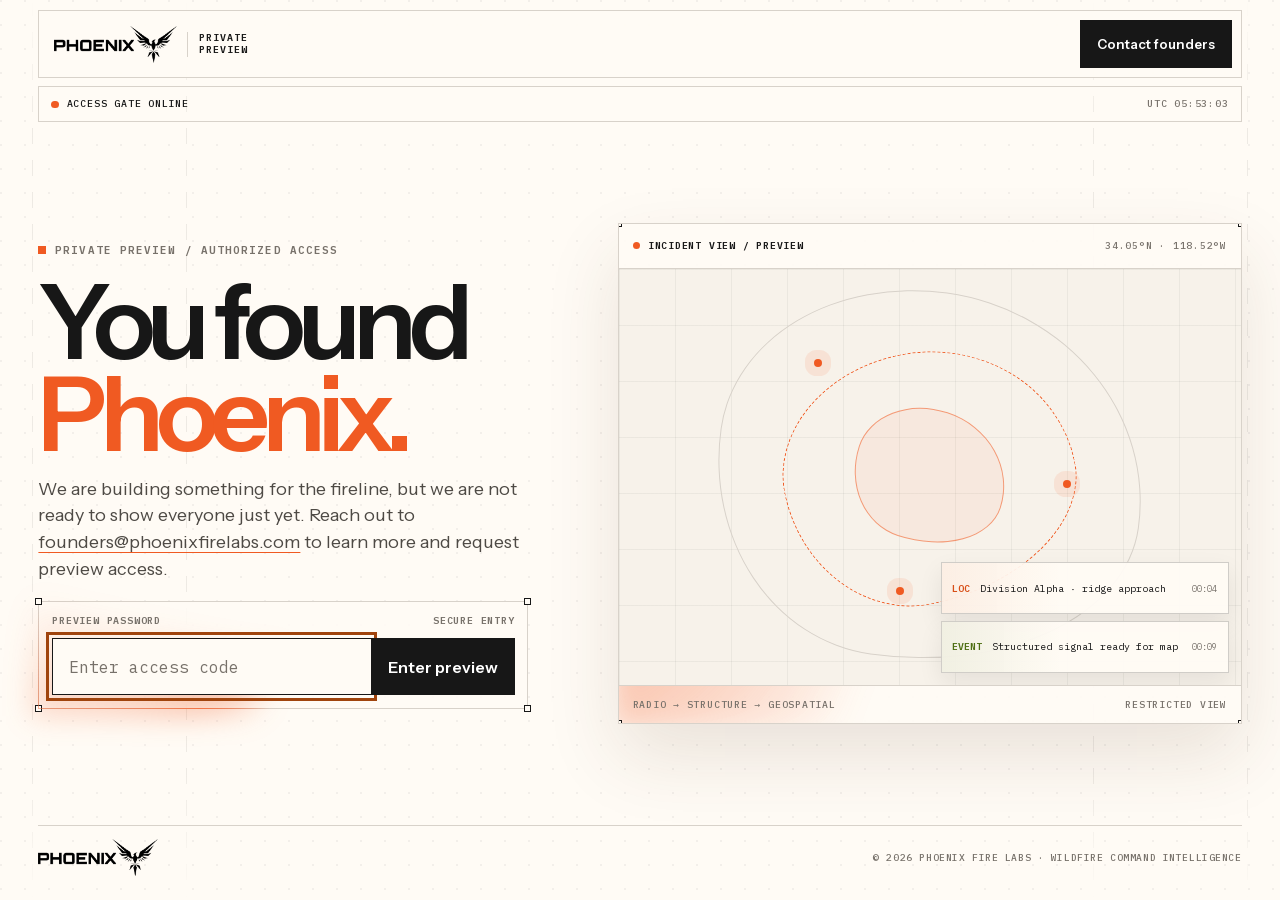
<file: login.html>
<!DOCTYPE html>
<html lang="en">
<head>
  <meta charset="UTF-8">
  <meta name="viewport" content="width=device-width, initial-scale=1.0, viewport-fit=cover">
  <meta name="theme-color" content="#171717">
  <title>Phoenix Fire Labs — Private Preview</title>
  <meta name="robots" content="noindex, nofollow">
  <link rel="icon" href="/favicon.ico" sizes="any">
  <link rel="icon" href="/apple-touch-icon.png" type="image/png" sizes="180x180">
  <link rel="apple-touch-icon" href="/apple-touch-icon.png">
  <link rel="preload" href="/assets/fonts/instrument-sans-variable.woff2" as="font" type="font/woff2" crossorigin>
  <link rel="preload" href="/assets/fonts/ibm-plex-mono-400.woff2" as="font" type="font/woff2" crossorigin>
  <link rel="stylesheet" href="/phoenix.css">
  <style>
    :root { --gutter: clamp(0.75rem, 3vw, 2.75rem); }

    *, *::before, *::after { box-sizing: border-box; }
    * { margin: 0; }

    html { min-width: 20rem; background: var(--paper); color: var(--ink); -webkit-font-smoothing: antialiased; }
    body { min-height: 100svh; display: flex; flex-direction: column; background: radial-gradient(circle at 1px 1px, rgba(23,23,23,.05) 1px, transparent 0) 0 0 / 24px 24px, var(--paper); font-family: var(--sans); }
    img, svg { display: block; max-width: 100%; }
    a { color: inherit; }
    button, input { font: inherit; }
    ::selection { background: var(--ember); color: #fff; }
    :focus-visible { outline: 3px solid var(--ember-dark); outline-offset: 3px; }

    .site-header {
      width: calc(100% - (var(--gutter) * 2));
      max-width: 90rem;
      min-height: 4.25rem;
      margin: .65rem auto 0;
      padding: .55rem .55rem .55rem .9rem;
      position: relative;
      top: auto;
      left: auto;
      z-index: 4;
      display: flex;
      justify-content: space-between;
      align-items: center;
      border: 1px solid var(--line);
      background: rgba(255,251,245,.92);
      backdrop-filter: blur(18px);
      -webkit-backdrop-filter: blur(18px);
      transform: none;
    }

    .logo { min-height: 2.9rem; display: flex; align-items: center; gap: .65rem; text-decoration: none; }
    .logo-img { width: auto; height: 2.35rem; }
    .logo-sub { padding-left: .65rem; border-left: 1px solid var(--line); font: 600 .62rem/1.25 var(--mono); letter-spacing: .1em; text-transform: uppercase; }
    .header-link { min-height: 3rem; display: inline-flex; align-items: center; gap: .7rem; padding: .7rem 1rem; border: 1px solid var(--ink); background: var(--ink); color: #fff; font-size: .82rem; font-weight: 600; text-decoration: none; transition: background-color 160ms ease, border-color 160ms ease, transform 160ms var(--ease-out); }
    html[data-can-hover] .header-link:hover, .header-link:focus-visible { background: var(--ember); border-color: var(--ember); color: var(--ink); }
    .header-link:active { transform: translateY(1px) scale(.98); }

    .status-strip { width: calc(100% - (var(--gutter) * 2)); max-width: 90rem; min-height: 2.25rem; margin: .5rem auto 0; display: flex; align-items: center; justify-content: space-between; gap: 1rem; padding: .65rem .75rem; border: 1px solid var(--line); background: var(--paper); color: var(--ink-faint); font: 500 .62rem/1 var(--mono); letter-spacing: .08em; text-transform: uppercase; }
    .status-live { display: inline-flex; align-items: center; gap: .5rem; color: var(--ink); }
    .status-dot { width: .45rem; height: .45rem; background: var(--ember); border-radius: 50%; animation: pulse 2s ease-in-out infinite; }

    main { width: min(100%, 90rem); flex: 1; margin-inline: auto; padding: clamp(3rem, 7vw, 6.5rem) var(--gutter); position: relative; z-index: 1; display: grid; grid-template-columns: minmax(0,.88fr) minmax(26rem,1.12fr); gap: clamp(2.5rem, 7vw, 7rem); align-items: center; }

    .gate-copy { max-width: 38rem; }
    .eyebrow { display: inline-flex; align-items: center; gap: .55rem; color: var(--ink-faint); font: 600 .68rem/1.2 var(--mono); letter-spacing: .1em; text-transform: uppercase; opacity: 0; animation: fade-up 700ms var(--ease-out) 80ms forwards; }
    .eyebrow::before { width: .5rem; height: .5rem; background: var(--ember); content: ''; }
    h1 { max-width: 8ch; margin-top: clamp(1.5rem,3vw,2.2rem); font-size: clamp(4rem,7.8vw,7.6rem); font-weight: 600; line-height: .88; letter-spacing: -.075em; }
    .title-line { display: block; overflow: hidden; padding-bottom: .08em; margin-bottom: -.08em; }
    .title-line span { display: block; opacity: 0; transform: translateY(105%); animation: title-in 900ms var(--ease-out) forwards; }
    .title-line:nth-child(1) span { animation-delay: 180ms; }
    .title-line:nth-child(2) span { color: var(--ember); animation-delay: 300ms; }
    .intro { max-width: 35rem; margin-top: 1.7rem; color: var(--ink-soft); font-size: clamp(1rem,1.4vw,1.13rem); line-height: 1.65; opacity: 0; animation: fade-up 700ms var(--ease-out) 560ms forwards; }
    .intro a { text-decoration-color: var(--ember); text-underline-offset: 4px; }

    .gate { max-width: 34rem; margin-top: 2.25rem; padding: 1rem; position: relative; border: 1px solid var(--line); background: rgba(255,251,245,.9); opacity: 0; animation: fade-up 700ms var(--ease-out) 680ms forwards; }
    .corner { position: absolute; width: 7px; height: 7px; background: var(--paper); border: 1px solid var(--ink); pointer-events: none; }
    .corner.tl { top: -4px; left: -4px; }.corner.tr { top: -4px; right: -4px; }.corner.bl { bottom: -4px; left: -4px; }.corner.br { right: -4px; bottom: -4px; }
    .gate-label { display: flex; justify-content: space-between; gap: 1rem; margin-bottom: .65rem; color: var(--ink-faint); font: 600 .62rem/1.3 var(--mono); letter-spacing: .08em; text-transform: uppercase; }
    .gate-form { display: grid; grid-template-columns: minmax(0,1fr) auto; }
    .gate-form input { min-width: 0; min-height: 3.55rem; padding: .85rem 1rem; border: 1px solid var(--ink); border-right: 0; background: var(--paper); color: var(--ink); font-family: var(--mono); font-size: 1rem; border-radius: 0; }
    .gate-form input::placeholder { color: var(--ink-faint); }
    .gate-form button { min-width: 7rem; min-height: 3.55rem; padding: .8rem 1rem; border: 1px solid var(--ink); background: var(--ink); color: #fff; font-weight: 600; cursor: pointer; transition: background-color 160ms ease, border-color 160ms ease, transform 160ms var(--ease-out); }
    html[data-can-hover] .gate-form button:hover, .gate-form button:focus-visible { background: var(--ember); border-color: var(--ember); color: var(--ink); }
    .gate-form button:active { transform: translateY(1px) scale(.98); }
    .gate-form button[aria-busy="true"] { background: var(--ember); border-color: var(--ember); color: var(--ink); cursor: wait; }
    .gate-form button[aria-busy="true"] .loading-dots { display: inline-flex; }
    .loading-dots { margin-left: .5rem; display: none; align-items: center; gap: .18rem; vertical-align: middle; }
    .loading-dots i { width: .22rem; height: .22rem; display: block; border-radius: 50%; background: currentcolor; animation: login-dot 900ms var(--ease-out) infinite; }
    .loading-dots i:nth-child(2) { animation-delay: 120ms; }
    .loading-dots i:nth-child(3) { animation-delay: 240ms; }
    .gate-error { margin-bottom: .75rem; padding: .75rem; display: flex; align-items: flex-start; gap: .55rem; border: 1px solid var(--signal-alert-border); background: var(--signal-alert-soft); color: var(--ink); font: 500 .7rem/1.5 var(--mono); }
    .gate-error::before { content: '×'; color: var(--signal-alert); font-size: 1rem; font-weight: 600; line-height: 1; }
    .gate-error.is-visible { animation: error-flash 600ms var(--ease-out); }

    .preview-console { position: relative; border: 1px solid var(--line); background: rgba(255,251,245,.9); box-shadow: 0 32px 70px rgba(79,46,25,.12); opacity: 0; transform: scale(.97) translateY(12px); animation: console-in 1100ms var(--ease-out) 260ms forwards; }
    .console-head, .console-foot { min-height: 2.8rem; padding: .7rem .85rem; display: flex; align-items: center; justify-content: space-between; gap: .8rem; border-bottom: 1px solid var(--line); color: var(--ink-faint); font: 500 .61rem/1.2 var(--mono); letter-spacing: .08em; text-transform: uppercase; }
    .console-head strong { display: inline-flex; align-items: center; gap: .5rem; color: var(--ink); }
    .console-head strong::before { width: .45rem; height: .45rem; background: var(--ember); border-radius: 50%; content: ''; animation: pulse 2s ease-in-out infinite; }
    .console-foot { min-height: 2.4rem; border-top: 1px solid var(--line); border-bottom: 0; }

    .telemetry { min-height: 33rem; position: relative; display: grid; place-items: center; overflow: hidden; background: linear-gradient(rgba(23,23,23,.05) 1px, transparent 1px), linear-gradient(90deg,rgba(23,23,23,.05) 1px,transparent 1px), var(--paper-2); background-size: 3.5rem 3.5rem; }
    .perimeter { width: min(80%,31rem); aspect-ratio: 1.16; position: relative; }
    .ring { position: absolute; inset: var(--inset); border: 1px solid var(--line); border-radius: 48% 52% 58% 42% / 45% 56% 44% 55%; transform: rotate(var(--rotate)); }
    .ring.active { border: 1.5px dashed var(--ember); animation: dash-rotate 22s linear infinite; }
    .ring.core { border-color: rgba(240,90,34,.55); background: rgba(240,90,34,.06); }
    .map-point { position: absolute; width: .5rem; height: .5rem; background: var(--ember); border-radius: 50%; box-shadow: 0 0 0 9px rgba(240,90,34,.1); animation: pulse 2s ease-in-out infinite; }
    .map-point.one { top: 18%; left: 23%; }.map-point.two { top: 51%; right: 17%; animation-delay: -.7s; }.map-point.three { bottom: 18%; left: 42%; animation-delay: -1.3s; }
    .preview-feed { position: absolute; right: .75rem; bottom: .75rem; width: min(18rem,calc(100% - 1.5rem)); display: grid; gap: .4rem; }
    .feed-item { min-height: 3.6rem; padding: .65rem .75rem; display: grid; grid-template-columns: auto 1fr auto; align-items: center; gap: .6rem; border: 1px solid rgba(23,23,23,.2); background: rgba(255,251,245,.95); box-shadow: 0 10px 25px rgba(23,23,23,.08); font-family: var(--mono); opacity: 0; transform: translateY(-16px); filter: blur(3px); animation: feed-in 700ms var(--ease-out) forwards; }
    .feed-item:nth-child(1) { animation-delay: 1.2s; }.feed-item:nth-child(2) { animation-delay: 1.45s; }
    .feed-code { color: var(--ember); font-size: .61rem; font-weight: 600; }.feed-text { font-size: .62rem; line-height: 1.35; }.feed-time { color: var(--ink-faint); font-size: .55rem; }

    footer { width: calc(100% - (var(--gutter) * 2)); max-width: 90rem; margin: auto auto .65rem; padding: .85rem 0; display: flex; align-items: center; justify-content: space-between; gap: 1rem; border-top: 1px solid var(--line); color: var(--ink-faint); font: 500 .6rem/1.4 var(--mono); letter-spacing: .06em; text-transform: uppercase; }
    footer img { width: 7.5rem; height: auto; }

    @keyframes fade-up { from { opacity: 0; transform: translateY(10px); } to { opacity: 1; transform: none; } }
    @keyframes title-in { to { opacity: 1; transform: none; } }
    @keyframes console-in { to { opacity: 1; transform: none; } }
    @keyframes feed-in { to { opacity: 1; transform: none; filter: none; } }
    @keyframes pulse { 0%,100% { opacity: 1; transform: scale(1); } 50% { opacity: .3; transform: scale(.86); } }
    @keyframes dash-rotate { to { transform: rotate(calc(var(--rotate) + 360deg)); } }
    @keyframes login-dot { 0%, 100% { opacity: .3; transform: translateY(0); } 45% { opacity: 1; transform: translateY(-.16rem); } }
    @keyframes error-flash { 0%, 100% { box-shadow: 0 0 0 var(--signal-alert-soft); } 45% { box-shadow: 0 0 0 .35rem var(--signal-alert-soft); } }

    @media (min-width: 58.01rem) and (max-height: 64rem) {
      main {
        padding-top: clamp(1.5rem, 4svh, 3rem);
        padding-bottom: clamp(1.5rem, 4svh, 3rem);
      }
      h1 { margin-top: clamp(0.9rem, 2svh, 1.35rem); font-size: clamp(4rem, 12svh, 6.5rem); }
      .intro { margin-top: clamp(0.8rem, 1.8svh, 1.2rem); line-height: 1.5; }
      .gate { margin-top: clamp(1rem, 2svh, 1.4rem); padding: 0.8rem; }
      .telemetry { min-height: clamp(17rem, 47svh, 26rem); }
      .perimeter { width: auto; max-width: 80%; height: min(41svh, 24rem); }
      .feed-item { min-height: 3.25rem; padding: 0.55rem 0.65rem; }
    }

    @media (min-width: 58.01rem) and (max-height: 44rem) {
      footer { margin-bottom: 0; padding-block: 0.4rem; }
      footer img { width: 6rem; }
    }

    @media (max-width: 58rem) {
      main { grid-template-columns: 1fr; align-items: start; padding-top: 4rem; }
      .gate-copy { max-width: 46rem; }
      h1 { font-size: clamp(4.2rem,13vw,7.3rem); }
      .preview-console { width: min(100%,43rem); }
    }

    @media (max-width: 42rem) {
      :root { --gutter: .75rem; }
      .site-header { min-height: 3.8rem; margin-top: .5rem; padding: .4rem .4rem .4rem .7rem; }
      .logo-img { height: 2rem; }.logo-sub { display: none; }.header-link { min-height: 3rem; padding-inline: .8rem; }
      .status-strip { margin-top: .4rem; }.status-strip > span:last-child { display: none; }
      main { padding-top: 3.7rem; padding-bottom: 4.5rem; }
      h1 { font-size: clamp(3.7rem,18vw,5.2rem); }
      .gate { padding: .75rem; }
      .gate-form { grid-template-columns: 1fr; }
      .gate-form input { border-right: 1px solid var(--ink); border-bottom: 0; }
      .gate-form button { width: 100%; }
      .telemetry { min-height: 25rem; place-items: start center; }
      .perimeter { width: 96%; margin-top: 1rem; }
      .preview-feed { right: .5rem; bottom: .5rem; left: .5rem; width: auto; }
      .console-head > span:last-child, .console-foot > span:last-child { display: none; }
      footer { align-items: flex-start; flex-direction: column; }
    }

    @media (max-width: 23rem) {
      h1 { font-size: 3.45rem; }
      .feed-item { grid-template-columns: auto 1fr; }.feed-time { display: none; }
    }

    @media (prefers-reduced-motion: reduce) {
      *, *::before, *::after { animation-duration: .01ms !important; animation-iteration-count: 1 !important; transition-duration: .01ms !important; }
      .eyebrow, .title-line span, .intro, .gate, .preview-console, .feed-item { opacity: 1; transform: none; filter: none; }
    }
  </style>
</head>
<body>
  <div class="fireline-rails" aria-hidden="true"><span></span><span></span><span></span><span></span></div>
  <header class="site-header">
    <a href="/" class="logo" aria-label="Phoenix Fire Labs home">
      <img src="allblack.png" alt="Phoenix Fire Labs" class="logo-img">
      <span class="logo-sub">Private<br>Preview</span>
    </a>
    <a href="mailto:founders@phoenixfirelabs.com" class="header-link">Contact founders</a>
  </header>

  <div class="status-strip" role="group" aria-label="Preview status"><span class="status-live"><span class="status-dot" aria-hidden="true"></span>Access gate online</span><span data-clock>UTC --:--:--</span></div>

  <main>
    <section class="gate-copy" aria-labelledby="login-title">
      <div class="eyebrow">Private preview / Authorized access</div>
      <h1 id="login-title" aria-label="You found Phoenix."><span class="title-line" aria-hidden="true"><span>You found</span></span><span class="title-line" aria-hidden="true"><span>Phoenix.</span></span></h1>
      <p class="intro">We are building something for the fireline, but we are not ready to show everyone just yet. Reach out to <a href="mailto:founders@phoenixfirelabs.com">founders@phoenixfirelabs.com</a> to learn more and request preview access.</p>

      <div class="gate beam-surface" data-beam-active="true">
        <span class="corner tl"></span><span class="corner tr"></span><span class="corner bl"></span><span class="corner br"></span>
        <div class="gate-error" id="login-error" role="alert" style="display:none;">That password did not work. Check it and try again.</div>
        <label class="gate-label" for="password"><span>Preview password</span><span aria-hidden="true">Secure entry</span></label>
        <form method="POST" action="/api/login" class="gate-form" data-login-form>
          <input type="hidden" name="redirect" id="redirect-field" value="/">
          <input type="password" id="password" name="password" autocomplete="current-password" placeholder="Enter access code" autofocus required>
          <button type="submit" data-submit><span data-submit-label>Enter preview</span><span class="loading-dots" aria-hidden="true"><i></i><i></i><i></i></span></button>
        </form>
      </div>
    </section>

    <section class="preview-console beam-surface" aria-label="Phoenix incident intelligence preview" data-beam-active="true" data-motion-region>
      <span class="corner tl"></span><span class="corner tr"></span><span class="corner bl"></span><span class="corner br"></span>
      <div class="console-head"><strong>Incident view / Preview</strong><span>34.05°N · 118.52°W</span></div>
      <div class="telemetry" aria-hidden="true">
        <div class="perimeter">
          <div class="ring" style="--inset:0%;--rotate:8deg"></div>
          <div class="ring active" style="--inset:16%;--rotate:-12deg"></div>
          <div class="ring core" style="--inset:32%;--rotate:18deg"></div>
          <span class="map-point one"></span><span class="map-point two"></span><span class="map-point three"></span>
        </div>
        <div class="preview-feed">
          <div class="feed-item signal-location"><span class="feed-code">LOC</span><span class="feed-text">Division Alpha · ridge approach</span><span class="feed-time">00:04</span></div>
          <div class="feed-item signal-sync"><span class="feed-code">EVENT</span><span class="feed-text">Structured signal ready for map</span><span class="feed-time">00:09</span></div>
        </div>
      </div>
      <div class="console-foot"><span>Radio → structure → geospatial</span><span>Restricted view</span></div>
    </section>
  </main>

  <footer><img src="allblack.png" alt="Phoenix Fire Labs"><span>© 2026 Phoenix Fire Labs · Wildfire command intelligence</span></footer>

  <script src="/phoenix.js"></script>
  <script>
    (function () {
      'use strict';
      var params = new URLSearchParams(window.location.search);
      var redirectParam = params.get('redirect');
      if (redirectParam && redirectParam.startsWith('/')) {
        try {
          var redirectUrl = new URL(redirectParam, window.location.origin);
          if (redirectUrl.origin === window.location.origin) {
            document.getElementById('redirect-field').value = redirectUrl.pathname + redirectUrl.search + redirectUrl.hash;
          }
        } catch (error) {
          // Keep the default same-origin destination.
        }
      }
      if (params.get('error') === '1') {
        var loginError = document.getElementById('login-error');
        loginError.style.display = 'flex';
        loginError.classList.add('is-visible');
      }

      var runtime = window.PhoenixRuntime;
      if (runtime) runtime.updateClocks();

      var gate = document.querySelector('.gate');
      var password = document.getElementById('password');
      gate.setAttribute('data-beam-active', String(document.activeElement === password));
      gate.addEventListener('focusin', function () { gate.setAttribute('data-beam-active', 'true'); });
      gate.addEventListener('focusout', function () { gate.setAttribute('data-beam-active', 'false'); });

      document.querySelector('[data-login-form]').addEventListener('submit', function () {
        var submit = document.querySelector('[data-submit]');
        document.querySelector('[data-submit-label]').textContent = 'Checking access';
        submit.setAttribute('aria-busy', 'true');
      });

      window.addEventListener('pageshow', function (event) {
        if (event.persisted) {
          var submit = document.querySelector('[data-submit]');
          document.querySelector('[data-submit-label]').textContent = 'Enter preview';
          submit.removeAttribute('aria-busy');
        }
      });
    }());
  </script>
</body>
</html>
</file>
<file: phoenix.css>
@font-face {
  font-family: 'Instrument Sans';
  src: url('/assets/fonts/instrument-sans-variable.woff2') format('woff2');
  font-style: normal;
  font-weight: 400 700;
  font-display: swap;
}

@font-face {
  font-family: 'IBM Plex Mono';
  src: url('/assets/fonts/ibm-plex-mono-400.woff2') format('woff2');
  font-style: normal;
  font-weight: 400;
  font-display: swap;
}

@font-face {
  font-family: 'IBM Plex Mono';
  src: url('/assets/fonts/ibm-plex-mono-500.woff2') format('woff2');
  font-style: normal;
  font-weight: 500;
  font-display: swap;
}

@font-face {
  font-family: 'IBM Plex Mono';
  src: url('/assets/fonts/ibm-plex-mono-600.woff2') format('woff2');
  font-style: normal;
  font-weight: 600;
  font-display: swap;
}

@property --beam-angle {
  syntax: '<angle>';
  initial-value: 0deg;
  inherits: false;
}

:root {
  --paper: #fffbf5;
  --paper-2: #f7f2ea;
  --ink: #171717;
  --ink-2: #202020;
  --ink-soft: #4e4a45;
  --ink-faint: #77716a;
  --ember: #f05a22;
  --ember-bright: #ff7038;
  --ember-dark: #a0440d;
  --ember-faint: rgba(240, 90, 34, 0.1);
  --line: #d8d2ca;
  --line-dark: rgba(255, 255, 255, 0.2);
  --signal: #d7ff64;
  --location: #d84f17;
  --location-tint: rgba(216, 79, 23, 0.11);
  --unit: #1769aa;
  --unit-tint: rgba(23, 105, 170, 0.11);
  --event: #b52c32;
  --event-tint: rgba(181, 44, 50, 0.11);
  --sync: #4e6f13;
  --sync-bright: #d7ff64;
  --sync-tint: rgba(78, 111, 19, 0.12);
  --signal-alert: rgba(202, 63, 38, 1);
  --signal-alert-soft: rgba(202, 63, 38, 0.08);
  --signal-alert-border: rgba(202, 63, 38, 0.3);
  --font-sans: 'Instrument Sans', 'Helvetica Neue', 'Helvetica', 'Arial', sans-serif;
  --font-mono: 'IBM Plex Mono', 'SFMono-Regular', 'Consolas', monospace;
  --sans: var(--font-sans);
  --mono: var(--font-mono);
  --space-1: 0.25rem;
  --space-2: 0.5rem;
  --space-3: 0.75rem;
  --space-4: 1rem;
  --space-6: 1.5rem;
  --space-8: 2rem;
  --space-12: 3rem;
  --space-16: 4rem;
  --space-20: 5rem;
  --page-gutter: 1rem;
  --gutter: var(--page-gutter);
  --section-space: 4.75rem;
  --section-gap: 3rem;
  --max-width: 90rem;
  --type-display-size: 4.25rem;
  --type-display-size-md: 7.5rem;
  --type-display-leading: 0.88;
  --type-display-tracking: -0.075em;
  --type-section-size: 3rem;
  --type-section-size-md: 5.7rem;
  --type-section-leading: 0.94;
  --type-section-tracking: -0.065em;
  --motion-micro: 200ms;
  --motion-enter: 800ms;
  --motion-ambient: 2000ms;
  --motion-loop: 20s;
  --ease-out: cubic-bezier(0.22, 1, 0.36, 1);
  --ease-fast: cubic-bezier(0.25, 1, 0.5, 1);
  --surface-bg: var(--paper);
  --surface-fg: var(--ink);
  --surface-muted: var(--ink-soft);
  --surface-faint: var(--ink-faint);
  --surface-rule: var(--line);
}
html { overflow-x: clip; }


@media (min-width: 48rem) {
  :root {
    --page-gutter: 1.5rem;
    --section-space: 6.5rem;
    --section-gap: 4rem;
  }
}

@media (min-width: 64rem) {
  :root {
    --page-gutter: 2rem;
    --section-space: 8rem;
    --section-gap: 5rem;
  }
}

html { min-width: 20rem; }
body { position: relative; }

[data-surface='paper'] {
  --surface-bg: var(--paper);
  --surface-fg: var(--ink);
  --surface-muted: var(--ink-soft);
  --surface-faint: var(--ink-faint);
  --surface-rule: var(--line);
}

[data-surface='ink'] {
  --surface-bg: var(--ink);
  --surface-fg: #fffaf4;
  --surface-muted: rgba(255, 250, 244, 0.68);
  --surface-faint: rgba(255, 250, 244, 0.48);
  --surface-rule: rgba(255, 255, 255, 0.2);
}

[data-surface='ember'] {
  --surface-bg: var(--ember);
  --surface-fg: var(--ink);
  --surface-muted: rgba(23, 23, 23, 0.72);
  --surface-faint: rgba(23, 23, 23, 0.55);
  --surface-rule: rgba(23, 23, 23, 0.24);
}

:focus-visible {
  outline: 3px solid var(--ember-dark);
  outline-offset: 3px;
}

[data-surface='ink'] :focus-visible,
html[data-nav-on-dark] .site-header :focus-visible {
  outline-color: var(--ember-bright);
}

.fireline-rails {
  position: absolute;
  inset: 0;
  z-index: 0;
  overflow: hidden;
  pointer-events: none;
  mask-image: linear-gradient(to bottom, transparent, #000 8rem, #000 calc(100% - 8rem), transparent);
}

.fireline-rails span {
  position: absolute;
  top: 0;
  bottom: 0;
  width: 1px;
  opacity: 0.58;
  background: linear-gradient(to bottom, rgba(23, 23, 23, 0.13) 50%, transparent 50%) 0 0 / 1px 32px repeat-y;
}

.fireline-rails span:nth-child(1) { left: max(var(--page-gutter), calc((100% - var(--max-width)) / 2 + var(--page-gutter))); }
.fireline-rails span:nth-child(2) { left: max(calc(var(--page-gutter) + 12%), calc(50% - 37.5rem)); }
.fireline-rails span:nth-child(3) { right: max(calc(var(--page-gutter) + 12%), calc(50% - 37.5rem)); }
.fireline-rails span:nth-child(4) { right: max(var(--page-gutter), calc((100% - var(--max-width)) / 2 + var(--page-gutter))); }

main, .site-footer { position: relative; z-index: 1; }

.bleed-rule {
  width: 100%;
  height: 1px;
  position: relative;
  overflow: visible;
  pointer-events: none;
}

.bleed-rule::before {
  position: absolute;
  top: 0;
  left: 50%;
  width: 200dvw;
  height: 1px;
  background: repeating-linear-gradient(90deg, var(--line) 0 16px, transparent 16px 32px);
  content: '';
  opacity: 0;
  transform: translateX(-50%);
  animation: ambient-reveal var(--motion-ambient) var(--ease-out) forwards;
}

.ember-band {
  min-height: 5.5rem;
  position: relative;
  isolation: isolate;
  overflow: hidden;
  color: var(--ember);
  pointer-events: none;
  contain: layout style paint;
  mask-image: linear-gradient(90deg, transparent, #000 12%, #000 88%, transparent);
}

.ember-band::before {
  position: absolute;
  top: 50%;
  left: 50%;
  z-index: -1;
  width: 72%;
  height: 160%;
  border-radius: 50%;
  background: rgba(240, 90, 34, 0.26);
  filter: blur(38px);
  content: '';
  transform: translate(-50%, -50%);
}

.ember-band::after {
  position: absolute;
  inset: 0;
  background-image: radial-gradient(circle, currentcolor 1px, transparent 1.25px);
  background-position: 0 0;
  background-size: 18px 18px;
  content: '';
  opacity: 0.36;
  animation: ember-matrix-pulse 2.2s cubic-bezier(0.4, 0, 0.2, 1) infinite both;
  mask-image: radial-gradient(ellipse 72% 90% at 50% 50%, #000 28%, transparent 82%);
}

.beam-surface {
  position: relative;
  isolation: isolate;
}
.map-stage,
.latency-console,
.signal-viz,
.preview-console {
  contain: layout style paint;
}


.beam-surface::before,
.beam-surface::after {
  position: absolute;
  inset: -1px;
  z-index: 5;
  border-radius: inherit;
  content: '';
  pointer-events: none;
  opacity: 0;
  transition: opacity var(--motion-micro) var(--ease-out);
}

.beam-surface::after {
  padding: 1px;
  background: conic-gradient(from var(--beam-angle), transparent 0 54%, color-mix(in srgb, var(--ember) 84%, #fff) 66%, transparent 78% 100%);
  -webkit-mask: linear-gradient(#fff 0 0) content-box, linear-gradient(#fff 0 0);
  -webkit-mask-composite: xor;
  mask: linear-gradient(#fff 0 0) content-box, linear-gradient(#fff 0 0);
  mask-composite: exclude;
}

.beam-surface::before {
  inset: -8px;
  z-index: -1;
  background: conic-gradient(from var(--beam-angle), transparent 0 55%, color-mix(in srgb, var(--ember) 36%, transparent) 67%, transparent 79% 100%);
  filter: blur(14px);
}

.beam-surface[data-beam-active='true']::before,
.beam-surface[data-beam-active='true']::after {
  opacity: 1;
  animation: beam-spin 24s linear infinite;
}

.incident-card,
.feed-item {
  position: relative;
  isolation: isolate;
}

.signal-location { --feed-accent: var(--location); --feed-tint: var(--location-tint); }
.signal-unit { --feed-accent: var(--unit); --feed-tint: var(--unit-tint); }
.signal-event { --feed-accent: var(--event); --feed-tint: var(--event-tint); }
.signal-sync { --feed-accent: var(--sync); --feed-tint: var(--sync-tint); }
.signal-location .feed-code,
.signal-unit .feed-code,
.signal-event .feed-code,
.signal-sync .feed-code { color: var(--feed-accent); }

.signal-location::after,
.signal-unit::after,
.signal-event::after,
.signal-sync::after {
  position: absolute;
  inset: 0;
  z-index: 0;
  background: linear-gradient(90deg, var(--feed-tint), transparent 42%);
  content: '';
  opacity: 0.65;
}
.signal-location > *,
.signal-unit > *,
.signal-event > *,
.signal-sync > * {
  position: relative;
  z-index: 1;
}


.waveform-band {
  min-height: 8.5rem;
  position: relative;
  display: grid;
  align-items: center;
  overflow: hidden;
  border-block: 1px solid var(--line);
  background: var(--ink);
  color: rgba(255, 112, 56, 0.68);
  contain: layout style paint;
  mask-image: linear-gradient(90deg, transparent, #000 6%, #000 94%, transparent);
}

.waveform-track {
  width: max-content;
  display: flex;
  align-items: center;
  animation: waveform-scroll var(--motion-loop) linear infinite;
}

.waveform-track svg {
  width: 74.5rem;
  height: 6rem;
  flex: 0 0 auto;
}

.waveform-label {
  position: absolute;
  inset: auto var(--page-gutter) 0.55rem;
  display: flex;
  justify-content: space-between;
  color: rgba(255, 250, 244, 0.48);
  font: 500 0.56rem/1 var(--font-mono);
  letter-spacing: 0.08em;
  text-transform: uppercase;
}

.loading-dots span { animation: loading-dot 1.2s steps(1, end) infinite; }
.loading-dots span:nth-child(2) { animation-delay: 0.4s; }
.loading-dots span:nth-child(3) { animation-delay: 0.8s; }

html[data-nav-on-dark] .site-header {
  border-color: rgba(255, 255, 255, 0.24);
  background: rgba(23, 23, 23, 0.9);
  color: #fffaf4;
  box-shadow: 0 14px 34px rgba(0, 0, 0, 0.24);
}

html[data-nav-on-dark] .site-header .logo-img { filter: invert(1); }
html[data-nav-on-dark] .site-header .logo-sub { border-color: rgba(255, 255, 255, 0.24); }
html[data-nav-on-dark] .site-header .desktop-nav a { color: rgba(255, 250, 244, 0.72); }
html[data-nav-on-dark] .site-header .desktop-nav a[aria-current='true'] { color: #fffaf4; }
html[data-nav-on-dark] .site-header .menu-toggle { border-color: #fffaf4; }
html[data-nav-on-dark] .site-header .menu-toggle-lines,
html[data-nav-on-dark] .site-header .menu-toggle-lines::before,
html[data-nav-on-dark] .site-header .menu-toggle-lines::after { background: #fffaf4; }
html[data-nav-on-dark] .site-header .header-cta { border-color: #fffaf4; background: #fffaf4; color: var(--ink); }

.status-strip {
  transform-origin: top center;
  transition: opacity var(--motion-micro) var(--ease-out), transform var(--motion-micro) var(--ease-out);
}

html[data-nav-scrolled] .status-strip { opacity: 0.56; transform: translateY(-0.2rem); }
html[data-nav-deep-scrolled] .status-strip { opacity: 0; pointer-events: none; transform: translateY(-0.55rem); }

.command-deck {
  width: calc(100% - 1rem);
  max-width: calc(var(--max-width) - 1rem);
  margin: 0.5rem auto 0;
  padding-inline: clamp(1.5rem, 4vw, 4.5rem);
  border: 1px solid rgba(255, 255, 255, 0.2);
  border-radius: 0.75rem;
  background: var(--ink);
  color: #fffaf4;
  box-shadow: 1px 6px 16px rgba(255, 255, 255, 0.05) inset, 0 -1px 0 rgba(255, 255, 255, 0.04) inset, 0 12px 34px rgba(23, 23, 23, 0.12);
  isolation: isolate;
  overflow: hidden;
}

.command-deck > *:not(.hero-ember-field) { position: relative; z-index: 1; }
.command-deck .hero-eyebrow { color: rgba(255, 250, 244, 0.54); }
.command-deck .hero-title-line:nth-child(2) > span { color: var(--ember-bright); }
.command-deck .rotator-wrap,
.command-deck .hero-sub { color: rgba(255, 250, 244, 0.7); }
.command-deck .rotator { color: var(--ember-bright); }
.command-deck .hero-proof { color: rgba(255, 250, 244, 0.48); }
.command-deck .hero-proof-divider { background: rgba(255, 255, 255, 0.24); }
.command-deck .button.secondary { border-color: rgba(255, 255, 255, 0.62); color: #fffaf4; }
.command-deck .button.secondary:focus-visible { border-color: var(--ember-bright); background: var(--ember-bright); color: var(--ink); }

.hero-ember-field {
  position: absolute;
  inset: auto -12% 5% 26%;
  z-index: 0;
  height: 42%;
  color: var(--ember-bright);
  opacity: 0.58;
  transform: rotate(-3deg);
}

.hero-ember-field::before { opacity: 0.18; }

.reveal {
  transform: translateY(6px);
  filter: none;
  transition-duration: var(--motion-enter);
  transition-timing-function: var(--ease-out);
}

.route-node { transition: border-color var(--motion-micro) var(--ease-out), background-color var(--motion-micro) var(--ease-out), transform var(--motion-micro) var(--ease-out); }
.section-schematic.is-visible .route-node { animation: route-node-wake 5.6s var(--ease-out) infinite; }
.section-schematic.is-visible .route-node:nth-of-type(1) { animation-delay: 0s; }
.section-schematic.is-visible .route-node:nth-of-type(2) { animation-delay: 0.65s; }
.section-schematic.is-visible .route-node:nth-of-type(3) { animation-delay: 1.3s; }
.section-schematic.is-visible .route-node:nth-of-type(4) { animation-delay: 1.95s; }

.section-schematic.is-visible .platform-input { animation: platform-input 3.4s var(--ease-out) both; }
.section-schematic.is-visible .platform-input:nth-child(2) { animation-delay: 0.45s; }
.section-schematic.is-visible .platform-input:nth-child(3) { animation-delay: 0.9s; }
.section-schematic.is-visible .platform-output { animation: platform-output 3.4s var(--ease-out) 1.45s both; }
.section-schematic.is-visible .platform-merge span { animation: merge-pulse 3.4s var(--ease-out) 1.15s both; }

.latency-track::after {
  position: absolute;
  top: 50%;
  left: 0;
  width: 0.55rem;
  height: 0.55rem;
  border-radius: 50%;
  background: currentcolor;
  box-shadow: 0 0 0 0.35rem color-mix(in srgb, currentcolor 15%, transparent);
  content: '';
  transform: translateY(-50%);
  animation: latency-packet 5.5s linear infinite;
}

.latency-track.slow::after { animation-duration: 11s; }
.latency-track.fast::after { animation-duration: 3.8s; }

.product-tabs { border-radius: 0.1rem; }
.tab-button { position: relative; transition-duration: var(--motion-micro); transition-timing-function: var(--ease-out); }
.tab-button::before {
  position: absolute;
  right: 0.8rem;
  bottom: 0.55rem;
  left: 0.8rem;
  height: 1px;
  background: var(--ember-bright);
  content: '';
  transform: scaleX(0);
  transform-origin: left;
  transition: transform 6.5s linear;
}
.tab-button[aria-selected='true']::before { transform: scaleX(1); }
[data-rotation-stopped='true'] .tab-button::before { display: none; }

.tab-panel.is-active { animation-duration: 240ms; animation-timing-function: var(--ease-out); }

html[data-can-hover] .platform-grid:not(:has(.platform-card:focus-visible)):has(.platform-card:hover) .platform-card:not(:hover),
.platform-grid:has(.platform-card:focus-visible) .platform-card:not(:focus-visible) { opacity: 0.62; }
.platform-card { transition: opacity var(--motion-micro) var(--ease-out), background-color var(--motion-micro) var(--ease-out); }
.platform-card:hover,
.platform-card:focus-visible { transform: none; }

.timeline-event::before { animation: event-node-pop var(--motion-enter) var(--ease-out) both; animation-delay: calc(var(--event-index, 0) * 160ms); }

.is-paused,
.is-paused::before,
.is-paused::after,
.is-paused *,
.is-paused *::before,
.is-paused *::after {
  animation-play-state: paused !important;
}
html[data-document-hidden],
html[data-document-hidden]::before,
html[data-document-hidden]::after,
html[data-document-hidden] *,
html[data-document-hidden] *::before,
html[data-document-hidden] *::after {
  animation-play-state: paused !important;
}


.footer-links a {
  min-height: 3rem;
  display: inline-flex;
  align-items: center;
}

@media (hover: hover) {
  .button:hover,
  .button:focus-visible { background: var(--ember); border-color: var(--ember); color: var(--ink); }
  .button.secondary:hover,
  .button.secondary:focus-visible { background: var(--ink); color: #fff; }
  .button.light:hover,
  .button.light:focus-visible { border-color: var(--ember-bright); background: var(--ember-bright); color: var(--ink); }
  .header-link:hover,
  .header-link:focus-visible { background: var(--ember); border-color: var(--ember); color: var(--ink); }
  .desktop-nav a:hover,
  .desktop-nav a:focus-visible { color: var(--ink); }
  .desktop-nav a:hover::after,
  .desktop-nav a:focus-visible::after { transform: scaleX(1); }
  .tab-button:hover:not([aria-selected='true']),
  .tab-button:focus-visible:not([aria-selected='true']) { background: var(--ember-faint); }
}

.button:hover svg,
.button:focus-visible svg { transform: none; }
.button:active,
.header-link:active { transform: translateY(1px) scale(0.98); }

@media (max-width: 56rem) {
  .fireline-rails { display: none; }
  .command-deck { width: calc(100% - 0.75rem); margin-top: 0.375rem; padding-inline: max(1.25rem, var(--page-gutter)); border-radius: 0.65rem; }
  .hero-ember-field { inset: 44% -28% auto 4%; height: 22rem; }
  .waveform-band { min-height: 7rem; }
}

@media (max-width: 44rem) {
  .bleed-rule::before { width: 100dvw; }
  .ember-band { min-height: 4.5rem; }
  .waveform-track svg { width: 58rem; height: 5rem; }
  .waveform-label span:last-child { display: none; }
  .platform-grid:has(.platform-card:hover) .platform-card:not(:hover) { opacity: 1; }
}

@media (prefers-reduced-motion: reduce) {
  .ember-band::after { animation: none; opacity: 0.55; transform: none; }
  .waveform-track { animation: none; transform: translateX(-12%); }
  .beam-surface::before,
  .beam-surface::after { animation: none !important; opacity: 0 !important; }
  .section-schematic .route-node,
  .platform-input,
  .platform-output,
  .platform-merge span,
  .latency-track::after,
  .timeline-event::before { animation: none !important; opacity: 1; transform: none; }
  .route-node { border-color: var(--line); background: var(--paper); }
  .route-node.is-live { border-color: var(--ember); background: var(--ember-faint); }
  .tab-button::before { display: none; }
}

@media (forced-colors: active) {
  :focus-visible { outline: 3px solid Highlight; }
  .button, .header-link, .menu-toggle, .tab-button, .gate-form input, .gate-form button { border: 1px solid ButtonText; forced-color-adjust: auto; }
  .button:focus-visible, .header-link:focus-visible, .tab-button:focus-visible, .gate-form input:focus-visible { outline-color: Highlight; }
  .registration-box, .map-console, .preview-console, .latency-console, .product-tabs, .platform-card { border-color: CanvasText; }
  .corner, .route-node, .map-point, .status-dot, .live-signal { forced-color-adjust: none; background: Highlight; border-color: CanvasText; }
  .ember-band, .fireline-rails, .beam-surface::before, .beam-surface::after { display: none; }
}

@keyframes ambient-reveal { to { opacity: 0.72; } }
@keyframes ember-matrix-pulse { 0%, 100% { opacity: 0.32; transform: translate3d(0, 0, 0); } 46% { opacity: 0.86; transform: translate3d(0.8px, -0.55px, 0); } }
@keyframes beam-spin { to { --beam-angle: 360deg; } }
@keyframes waveform-scroll { to { transform: translateX(-50%); } }
@keyframes loading-dot { 0%, 32% { opacity: 0; } 33%, 100% { opacity: 1; } }
@keyframes route-node-wake { 0%, 11%, 48%, 100% { border-color: var(--line); background: rgba(255, 251, 245, 0.76); transform: scale(1); } 18%, 36% { border-color: var(--ember); background: var(--ember-faint); transform: scale(1.04); } }
@keyframes platform-input { 0%, 12%, 52%, 100% { background: transparent; } 20%, 42% { background: var(--ember-faint); } }
@keyframes platform-output { 0%, 16%, 48%, 100% { box-shadow: none; transform: scale(1); } 24%, 40% { box-shadow: 0 0 0 5px rgba(240, 90, 34, 0.12); transform: scale(1.015); } }
@keyframes merge-pulse { 0%, 16%, 48%, 100% { border-color: var(--ember); transform: scale(1); } 24%, 40% { border-color: var(--sync); transform: scale(1.12); } }
@keyframes latency-packet { from { left: 0; } to { left: calc(100% - 0.55rem); } }
@keyframes event-node-pop { 0% { opacity: 0; transform: scale(0.45); } 55% { opacity: 1; transform: scale(1.08); } 78% { transform: scale(0.97); } 100% { opacity: 1; transform: scale(1); } }
</file>
